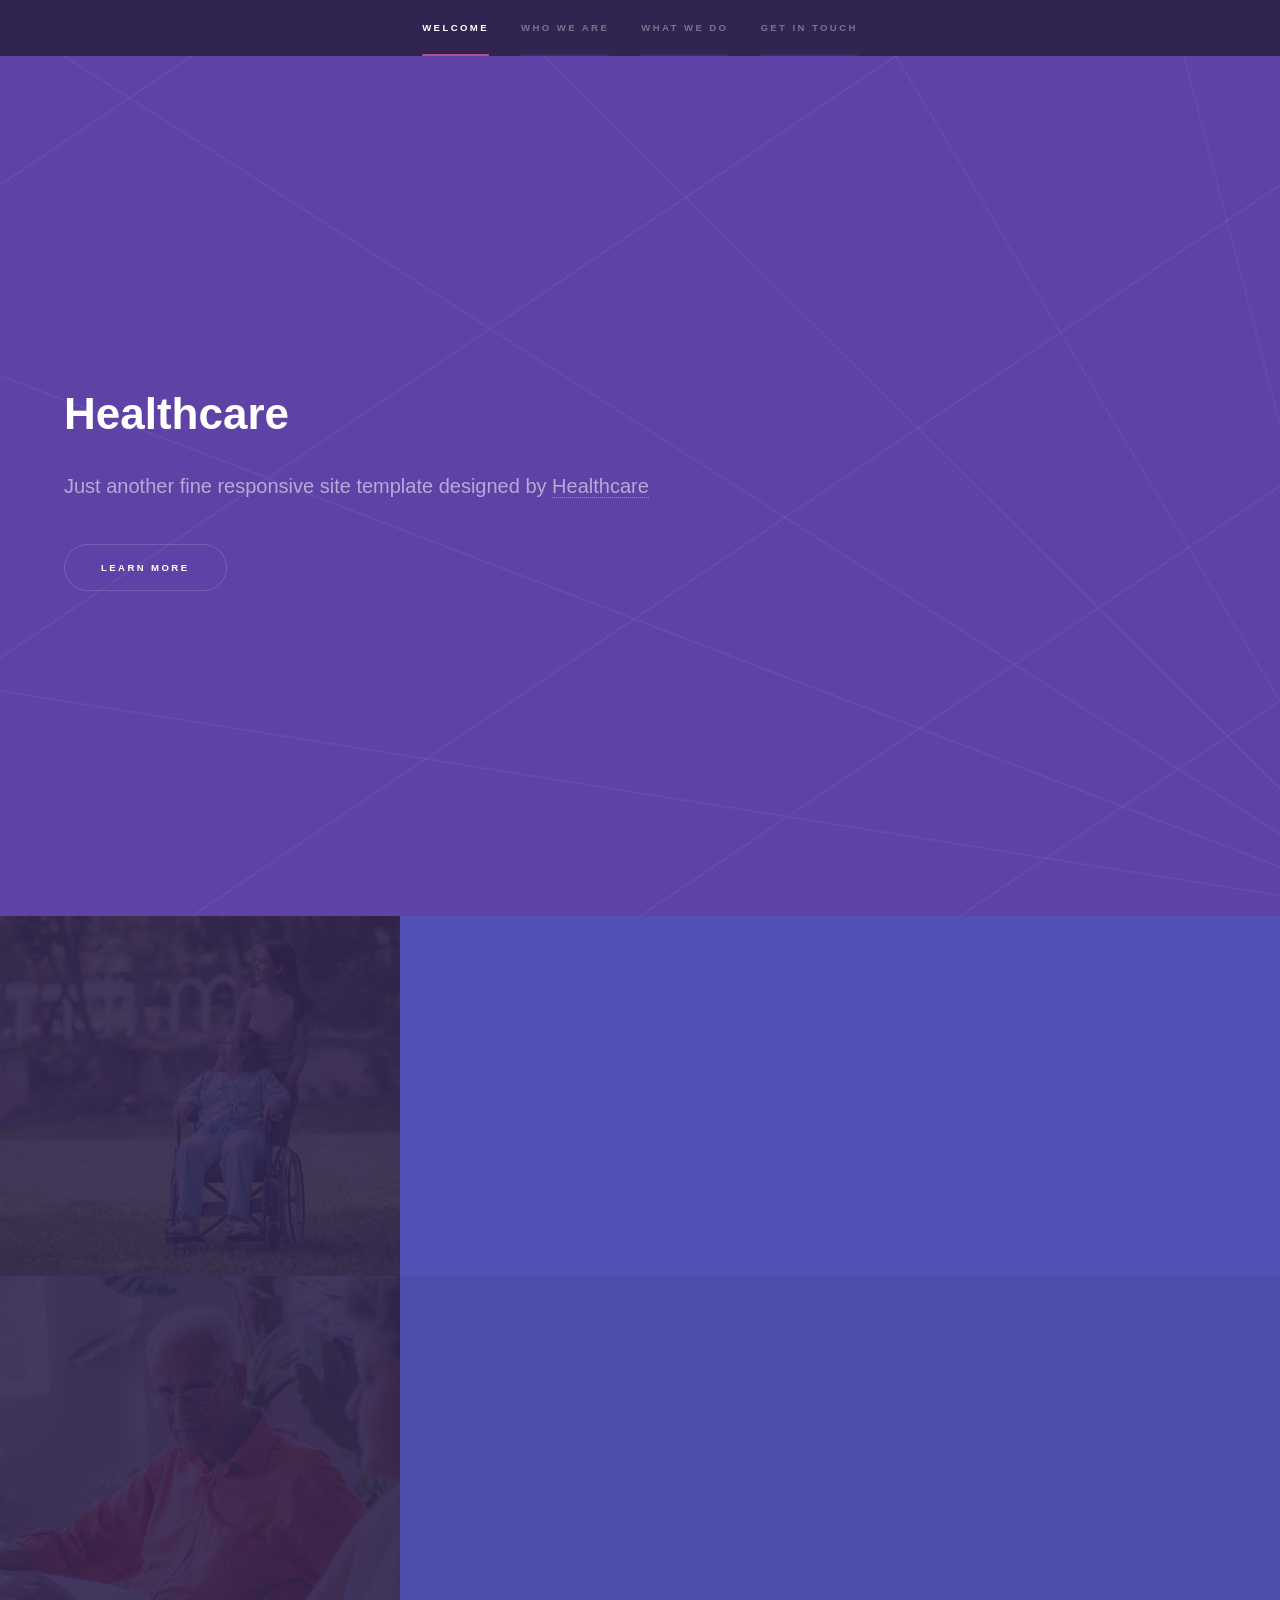
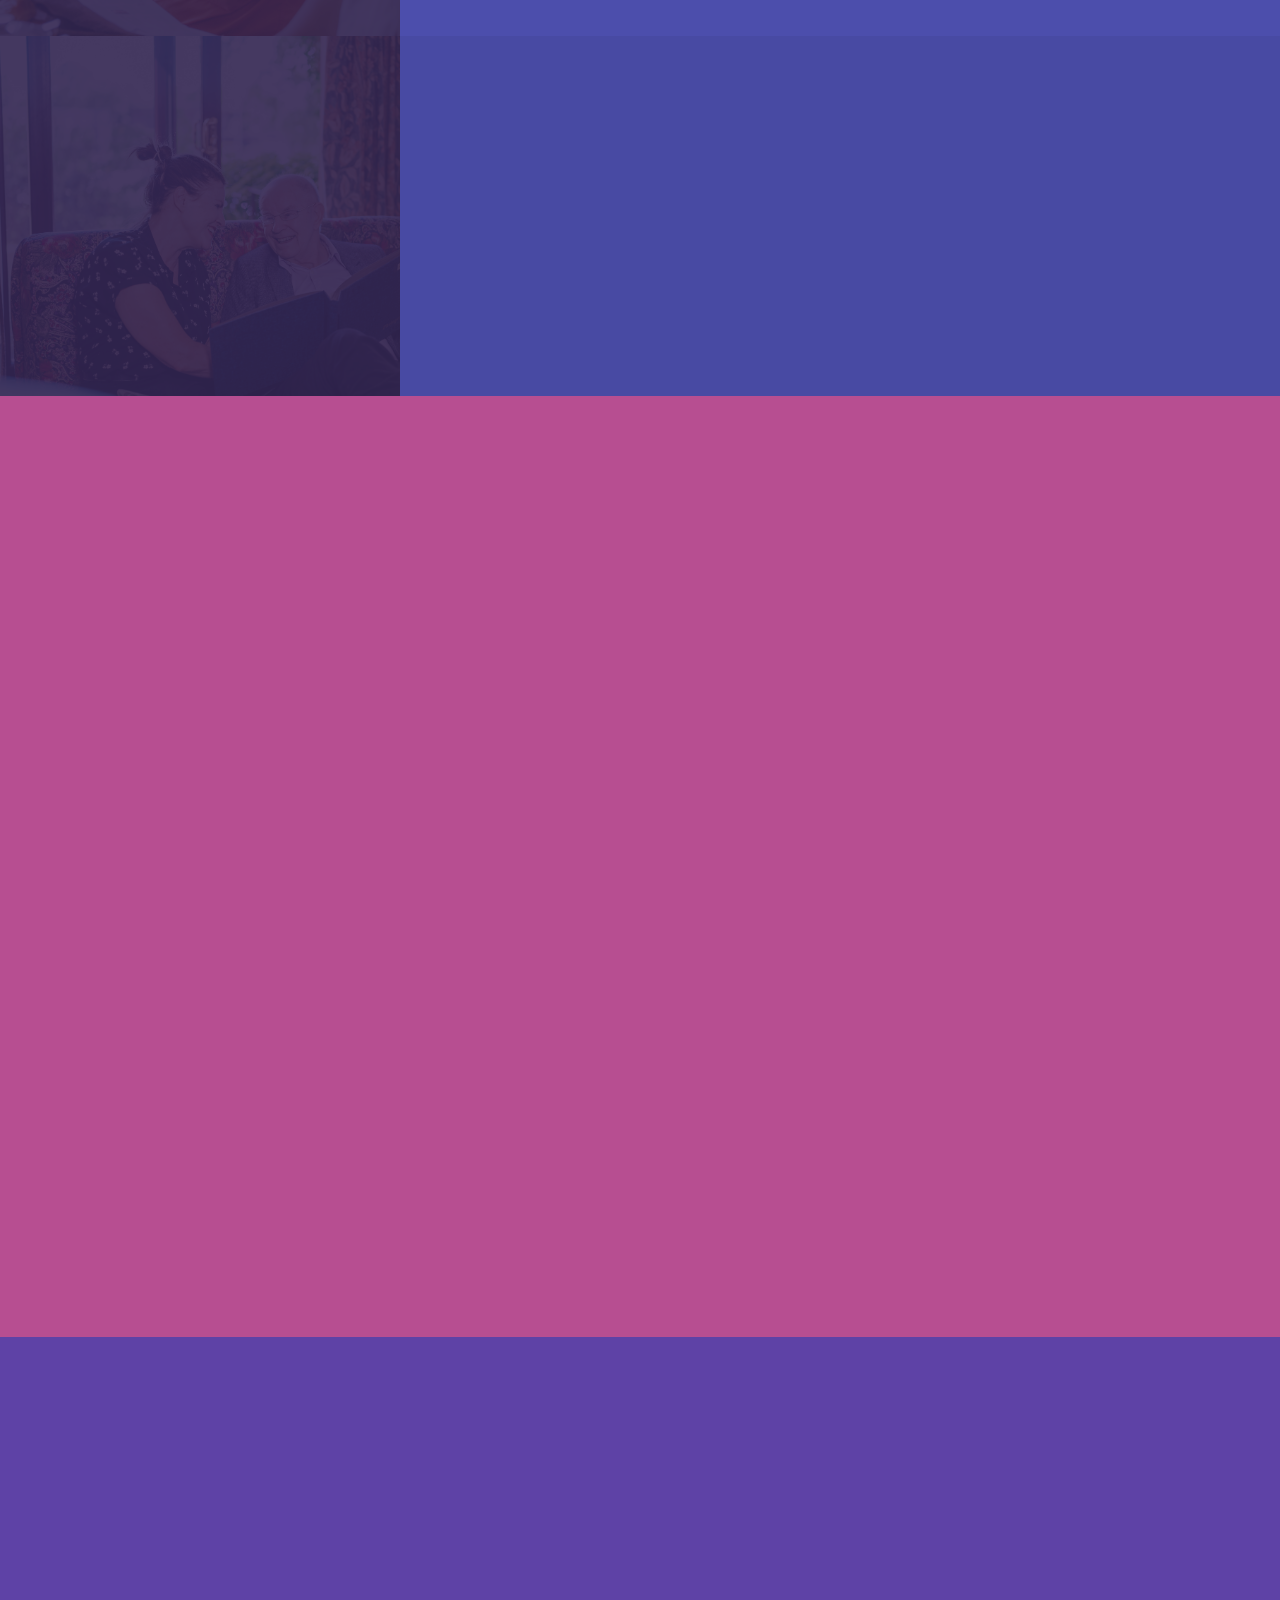
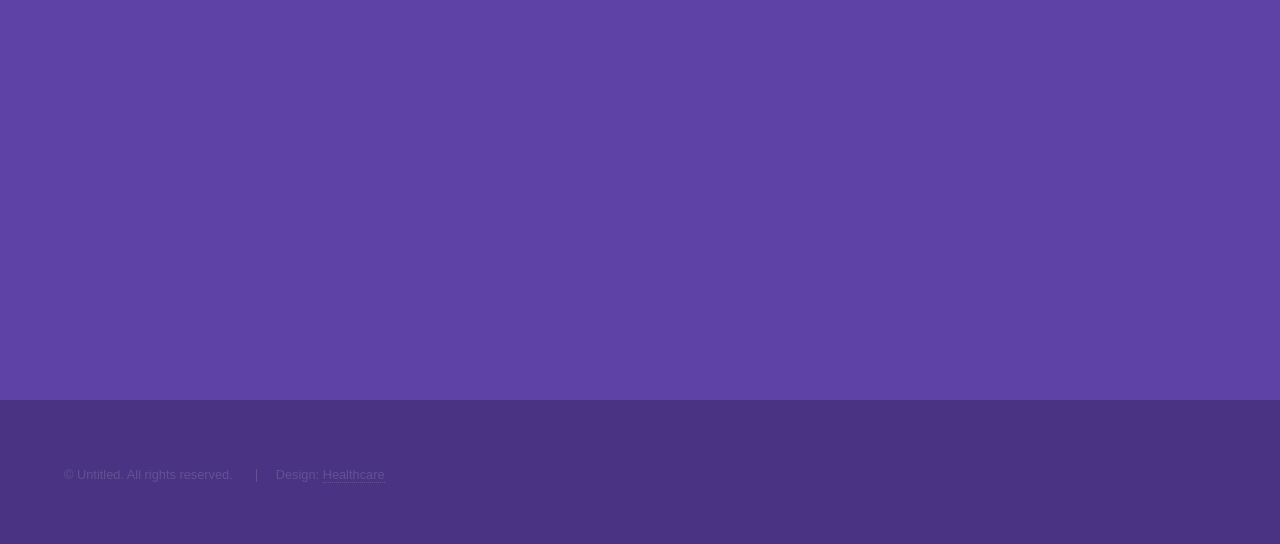
<file: index.html>
<!doctype html>
<html>
  <head>
    <title>Healthcare by Healthcare</title>
    <meta charset="utf-8" />
    <meta
      name="viewport"
      content="width=device-width, initial-scale=1, user-scalable=no"
    />
    <link rel="stylesheet" href="assets/css/main.css" />
    <noscript
      ><link rel="stylesheet" href="assets/css/noscript.css"
    /></noscript>
  </head>
  <body class="is-preload">
    <!-- Sidebar -->
    <section id="sidebar">
      <div class="inner">
        <nav>
          <ul>
            <li><a href="#intro">Welcome</a></li>
            <li><a href="#one">Who we are</a></li>
            <li><a href="#two">What we do</a></li>
            <li><a href="#three">Get in touch</a></li>
          </ul>
        </nav>
      </div>
    </section>

    <!-- Wrapper -->
    <div id="wrapper">
      <!-- Intro -->
      <section id="intro" class="wrapper style1 fullscreen fade-up">
        <div class="inner">
          <h1>Healthcare</h1>
          <p>
            Just another fine responsive site template designed by
            <a href="http://html5up.net">Healthcare</a>          </p>
          <ul class="actions">
            <li><a href="#one" class="button scrolly">Learn more</a></li>
          </ul>
        </div>
      </section>

      <!-- One -->
      <section id="one" class="wrapper style2 spotlights">
        <section>
          <a href="about.html" class="image"
            ><img src="images/pic01.jpg" alt="" data-position="center center"
          /></a>
          <div class="content">
            <div class="inner">
              <h2>Sed ipsum dolor</h2>
              <p>
                Phasellus convallis elit id ullamcorper pulvinar. Duis aliquam
                turpis mauris, eu ultricies erat malesuada quis. Aliquam
                dapibus.
              </p>
              <ul class="actions">
                <li><a href="about.html" class="button">Learn more</a></li>
              </ul>
            </div>
          </div>
        </section>
        <section>
          <a href="about.html" class="image"
            ><img src="images/pic02.jpg" alt="" data-position="top center"
          /></a>
          <div class="content">
            <div class="inner">
              <h2>Feugiat consequat</h2>
              <p>
                Phasellus convallis elit id ullamcorper pulvinar. Duis aliquam
                turpis mauris, eu ultricies erat malesuada quis. Aliquam
                dapibus.
              </p>
              <ul class="actions">
                <li><a href="about.html" class="button">Learn more</a></li>
              </ul>
            </div>
          </div>
        </section>
        <section>
          <a href="about.html" class="image"
            ><img src="images/pic03.jpg" alt="" data-position="25% 25%"
          /></a>
          <div class="content">
            <div class="inner">
              <h2>Ultricies aliquam</h2>
              <p>
                Phasellus convallis elit id ullamcorper pulvinar. Duis aliquam
                turpis mauris, eu ultricies erat malesuada quis. Aliquam
                dapibus.
              </p>
              <ul class="actions">
                <li><a href="about.html" class="button">Learn more</a></li>
              </ul>
            </div>
          </div>
        </section>
      </section>

      <!-- Two -->
      <section id="two" class="wrapper style3 fade-up">
        <div class="inner">
          <h2>What we do</h2>
          <p>
            Phasellus convallis elit id ullamcorper pulvinar. Duis aliquam
            turpis mauris, eu ultricies erat malesuada quis. Aliquam dapibus,
            lacus eget hendrerit bibendum, urna est aliquam sem, sit amet
            imperdiet est velit quis lorem.
          </p>
          <div class="features">
            <section>
              <span class="icon solid major fa-code"></span>
              <h3>Lorem ipsum amet</h3>
              <p>
                Phasellus convallis elit id ullam corper amet et pulvinar. Duis
                aliquam turpis mauris, sed ultricies erat dapibus.
              </p>
            </section>
            <section>
              <span class="icon solid major fa-lock"></span>
              <h3>Aliquam sed nullam</h3>
              <p>
                Phasellus convallis elit id ullam corper amet et pulvinar. Duis
                aliquam turpis mauris, sed ultricies erat dapibus.
              </p>
            </section>
            <section>
              <span class="icon solid major fa-cog"></span>
              <h3>Sed erat ullam corper</h3>
              <p>
                Phasellus convallis elit id ullam corper amet et pulvinar. Duis
                aliquam turpis mauris, sed ultricies erat dapibus.
              </p>
            </section>
            <section>
              <span class="icon solid major fa-desktop"></span>
              <h3>Veroeros quis lorem</h3>
              <p>
                Phasellus convallis elit id ullam corper amet et pulvinar. Duis
                aliquam turpis mauris, sed ultricies erat dapibus.
              </p>
            </section>
            <section>
              <span class="icon solid major fa-link"></span>
              <h3>Urna quis bibendum</h3>
              <p>
                Phasellus convallis elit id ullam corper amet et pulvinar. Duis
                aliquam turpis mauris, sed ultricies erat dapibus.
              </p>
            </section>
            <section>
              <span class="icon major fa-gem"></span>
              <h3>Aliquam urna dapibus</h3>
              <p>
                Phasellus convallis elit id ullam corper amet et pulvinar. Duis
                aliquam turpis mauris, sed ultricies erat dapibus.
              </p>
            </section>
          </div>
          <ul class="actions">
            <li><a href="about.html" class="button">Learn more</a></li>
          </ul>
        </div>
      </section>

      <!-- Three -->
      <section id="three" class="wrapper style1 fade-up">
        <div class="inner">
          <h2>Get in touch</h2>
          <p>
            Phasellus convallis elit id ullamcorper pulvinar. Duis aliquam
            turpis mauris, eu ultricies erat malesuada quis. Aliquam dapibus,
            lacus eget hendrerit bibendum, urna est aliquam sem, sit amet
            imperdiet est velit quis lorem.
          </p>
          <div class="split style1">
            <section>
              <form method="post" action="#">
                <div class="fields">
                  <div class="field half">
                    <label for="name">Name</label>
                    <input type="text" name="name" id="name" />
                  </div>
                  <div class="field half">
                    <label for="email">Email</label>
                    <input type="text" name="email" id="email" />
                  </div>
                  <div class="field">
                    <label for="message">Message</label>
                    <textarea name="message" id="message" rows="5"></textarea>
                  </div>
                </div>
                <ul class="actions">
                  <li><a href="" class="button submit">Send Message</a></li>
                </ul>
              </form>
            </section>
            <section>
              <ul class="contact">
                <li>
                  <h3>Address</h3>
                  <span
                    >12345 Somewhere Road #654<br />
                    London, TN 00000-0000<br />
                    United Kingdom</span
                  >
                </li>
                <li>
                  <h3>Email</h3>
                  <a href="#">user@untitled.tld</a>
                </li>
                <li>
                  <h3>Phone</h3>
                  <span>(000) 000-0000</span>
                </li>
                <li>
                  <h3>Social</h3>
                  <ul class="icons">
                    <li>
                      <a href="#" class="icon brands fa-twitter"
                        ><span class="label">Twitter</span></a
                      >
                    </li>
                    <li>
                      <a href="#" class="icon brands fa-facebook-f"
                        ><span class="label">Facebook</span></a
                      >
                    </li>
                    <li>
                      <a href="#" class="icon brands fa-github"
                        ><span class="label">GitHub</span></a
                      >
                    </li>
                    <li>
                      <a href="#" class="icon brands fa-instagram"
                        ><span class="label">Instagram</span></a
                      >
                    </li>
                    <li>
                      <a href="#" class="icon brands fa-linkedin-in"
                        ><span class="label">LinkedIn</span></a
                      >
                    </li>
                  </ul>
                </li>
              </ul>
            </section>
          </div>
        </div>
      </section>
    </div>

    <!-- Footer -->
    <footer id="footer" class="wrapper style1-alt">
      <div class="inner">
        <ul class="menu">
          <li>&copy; Untitled. All rights reserved.</li>
          <li>Design: <a href="#">Healthcare</a></li>
        </ul>
      </div>
    </footer>

    <!-- Scripts -->
    <script src="assets/js/jquery.min.js"></script>
    <script src="assets/js/jquery.scrollex.min.js"></script>
    <script src="assets/js/jquery.scrolly.min.js"></script>
    <script src="assets/js/browser.min.js"></script>
    <script src="assets/js/breakpoints.min.js"></script>
    <script src="assets/js/util.js"></script>
    <script src="assets/js/main.js"></script>
  </body>
</html>
</file>
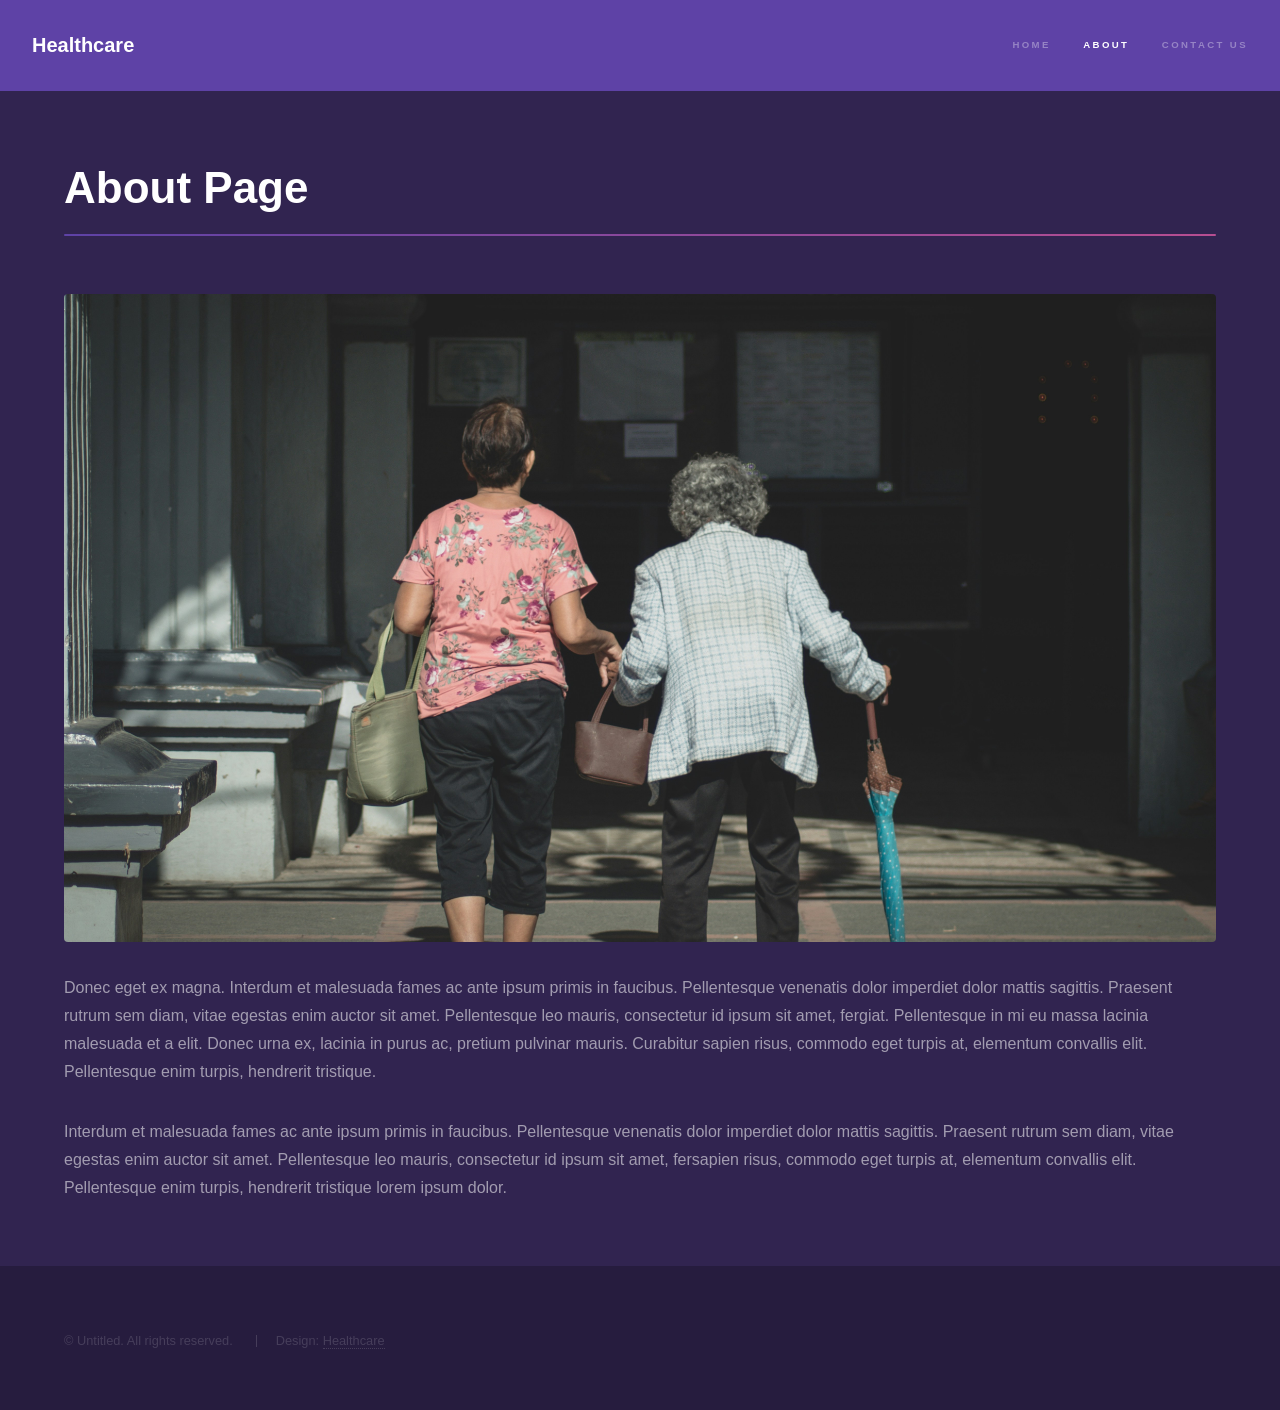
<file: about.html>
<!doctype html>

<html>
  <head>
    <title>about - Healthcare by Healthcare</title>
    <meta charset="utf-8" />
    <meta
      name="viewport"
      content="width=device-width, initial-scale=1, user-scalable=no"
    />
    <link rel="stylesheet" href="assets/css/main.css" />
    <noscript
      ><link rel="stylesheet" href="assets/css/noscript.css"
    /></noscript>
  </head>
  <body class="is-preload">
    <!-- Header -->
    <header id="header">
      <a href="index.html" class="title">Healthcare</a>
      <nav>
        <ul>
          <li><a href="index.html">Home</a></li>
          <li><a href="about.html" class="active">about</a></li>
          <li><a href="contact.html">Contact us</a></li>
        </ul>
      </nav>
    </header>

    <!-- Wrapper -->
    <div id="wrapper">
      <!-- Main -->
      <section id="main" class="wrapper">
        <div class="inner">
          <h1 class="major">About Page</h1>
          <span class="image fit"><img src="images/pic04.jpg" alt="" /></span>
          <p>
            Donec eget ex magna. Interdum et malesuada fames ac ante ipsum
            primis in faucibus. Pellentesque venenatis dolor imperdiet dolor
            mattis sagittis. Praesent rutrum sem diam, vitae egestas enim auctor
            sit amet. Pellentesque leo mauris, consectetur id ipsum sit amet,
            fergiat. Pellentesque in mi eu massa lacinia malesuada et a elit.
            Donec urna ex, lacinia in purus ac, pretium pulvinar mauris.
            Curabitur sapien risus, commodo eget turpis at, elementum convallis
            elit. Pellentesque enim turpis, hendrerit tristique.
          </p>
          <p>
            Interdum et malesuada fames ac ante ipsum primis in faucibus.
            Pellentesque venenatis dolor imperdiet dolor mattis sagittis.
            Praesent rutrum sem diam, vitae egestas enim auctor sit amet.
            Pellentesque leo mauris, consectetur id ipsum sit amet, fersapien
            risus, commodo eget turpis at, elementum convallis elit.
            Pellentesque enim turpis, hendrerit tristique lorem ipsum dolor.
          </p>
        </div>
      </section>
    </div>

    <!-- Footer -->
    <footer id="footer" class="wrapper alt">
      <div class="inner">
        <ul class="menu">
          <li>&copy; Untitled. All rights reserved.</li>
          <li>Design: <a href="#">Healthcare</a></li>
        </ul>
      </div>
    </footer>

    <!-- Scripts -->
    <script src="assets/js/jquery.min.js"></script>
    <script src="assets/js/jquery.scrollex.min.js"></script>
    <script src="assets/js/jquery.scrolly.min.js"></script>
    <script src="assets/js/browser.min.js"></script>
    <script src="assets/js/breakpoints.min.js"></script>
    <script src="assets/js/util.js"></script>
    <script src="assets/js/main.js"></script>
  </body>
</html>
</file>
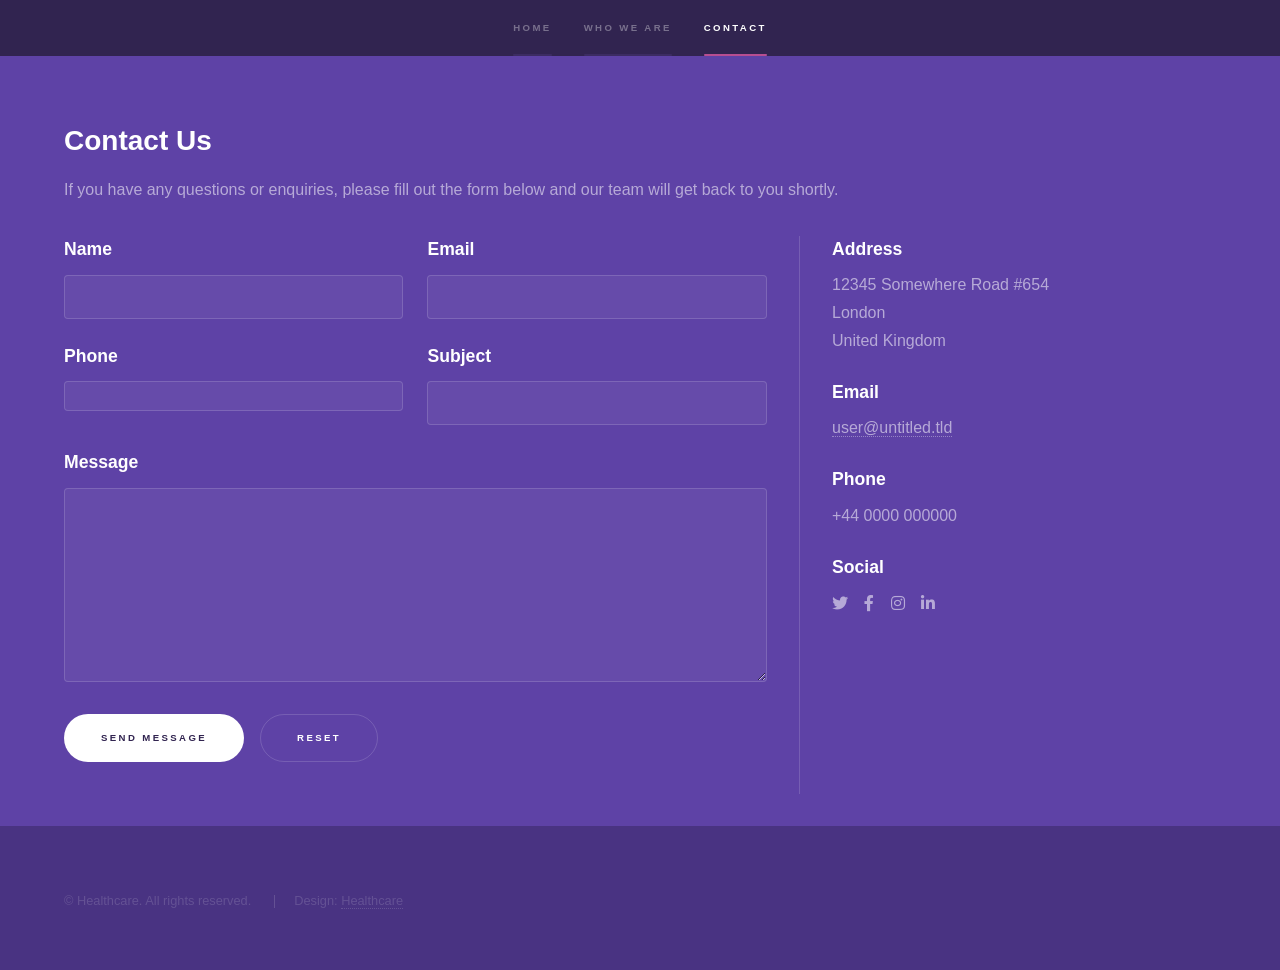
<file: contact.html>
<!doctype html>

<html>
<head>
  <title>Contact Us - Healthcare</title>
  <meta charset="utf-8" />
  <meta name="viewport" content="width=device-width, initial-scale=1, user-scalable=no" />

  <link rel="stylesheet" href="assets/css/main.css" />
  <noscript><link rel="stylesheet" href="assets/css/noscript.css" /></noscript>
</head>

<body class="is-preload">

<!-- Sidebar -->

<section id="sidebar">
  <div class="inner">
    <nav>
      <ul>
        <li><a href="index.html">Home</a></li>
        <li><a href="about.html">Who we are</a></li>
        <li><a href="contact.html" class="active">Contact</a></li>
      </ul>
    </nav>
  </div>
</section>

<!-- Wrapper -->

<div id="wrapper">

<!-- Contact Section -->

<section class="wrapper style1 fade-up">
  <div class="inner">


<h2>Contact Us</h2>

<p>
  If you have any questions or enquiries, please fill out the form below
  and our team will get back to you shortly.
</p>

<div class="split style1">

  <!-- Contact Form -->
  <section>
    <form method="POST" action="send-message.php">

      <div class="fields">

        <div class="field half">
          <label for="name">Name</label>
          <input type="text" name="name" id="name" required />
        </div>

        <div class="field half">
          <label for="email">Email</label>
          <input type="email" name="email" id="email" required />
        </div>

        <div class="field half">
          <label for="phone">Phone</label>
          <input type="tel" name="phone" id="phone" />
        </div>

        <div class="field half">
          <label for="subject">Subject</label>
          <input type="text" name="subject" id="subject" required />
        </div>

        <div class="field">
          <label for="message">Message</label>
          <textarea name="message" id="message" rows="6" required></textarea>
        </div>

      </div>

      <ul class="actions">
        <li>
          <button type="submit" class="button primary">
            Send Message
          </button>
        </li>
        <li>
          <button type="reset" class="button">
            Reset
          </button>
        </li>
      </ul>

    </form>
  </section>

  <!-- Contact Details -->
  <section>
    <ul class="contact">

      <li>
        <h3>Address</h3>
        <span>
          12345 Somewhere Road #654<br />
          London<br />
          United Kingdom
        </span>
      </li>

      <li>
        <h3>Email</h3>
                  <a href="#">user@untitled.tld</a>
      </li>

      <li>
        <h3>Phone</h3>
        <span>+44 0000 000000</span>
      </li>

      <li>
        <h3>Social</h3>
        <ul class="icons">
          <li><a href="#" class="icon brands fa-twitter"></a></li>
          <li><a href="#" class="icon brands fa-facebook-f"></a></li>
          <li><a href="#" class="icon brands fa-instagram"></a></li>
          <li><a href="#" class="icon brands fa-linkedin-in"></a></li>
        </ul>
      </li>

    </ul>
  </section>

</div>


  </div>
</section>

</div>

<!-- Footer -->

<footer id="footer" class="wrapper style1-alt">
  <div class="inner">
    <ul class="menu">
      <li>&copy; Healthcare. All rights reserved.</li>
      <li>Design: <a href="#">Healthcare</a></li>
    </ul>
  </div>
</footer>

<!-- Scripts -->

<script src="assets/js/jquery.min.js"></script>

<script src="assets/js/jquery.scrollex.min.js"></script>

<script src="assets/js/jquery.scrolly.min.js"></script>

<script src="assets/js/browser.min.js"></script>

<script src="assets/js/breakpoints.min.js"></script>

<script src="assets/js/util.js"></script>

<script src="assets/js/main.js"></script>

</body>
</html>
</file>
<file: assets/css/noscript.css>
/*
	Healthcare by Healthcare
	html5up.net | @ajlkn
	Free for personal and commercial use under the CCA 3.0 license (html5up.net/license)
*/

/* Spotlights */

.spotlights > section > .image:before {
  opacity: 0 !important;
}

.spotlights > section > .content > .inner {
  -moz-transform: none !important;
  -webkit-transform: none !important;
  -ms-transform: none !important;
  transform: none !important;
  opacity: 1 !important;
}

/* Wrapper */

.wrapper > .inner {
  opacity: 1 !important;
  -moz-transform: none !important;
  -webkit-transform: none !important;
  -ms-transform: none !important;
  transform: none !important;
}

/* Sidebar */

#sidebar > .inner {
  opacity: 1 !important;
}

#sidebar nav > ul > li {
  -moz-transform: none !important;
  -webkit-transform: none !important;
  -ms-transform: none !important;
  transform: none !important;
  opacity: 1 !important;
}
</file>
<file: assets/css/main.css>
@import url(fontawesome-all.min.css);

/*
	Healthcare by Healthcare
	html5up.net | @ajlkn
	Free for personal and commercial use under the CCA 3.0 license (html5up.net/license)
*/

html,
body,
div,
span,
applet,
object,
iframe,
h1,
h2,
h3,
h4,
h5,
h6,
p,
blockquote,
pre,
a,
abbr,
acronym,
address,
big,
cite,
code,
del,
dfn,
em,
img,
ins,
kbd,
q,
s,
samp,
small,
strike,
strong,
sub,
sup,
tt,
var,
b,
u,
i,
center,
dl,
dt,
dd,
ol,
ul,
li,
fieldset,
form,
label,
legend,
table,
caption,
tbody,
tfoot,
thead,
tr,
th,
td,
article,
aside,
canvas,
details,
embed,
figure,
figcaption,
footer,
header,
hgroup,
menu,
nav,
output,
ruby,
section,
summary,
time,
mark,
audio,
video {
  margin: 0;
  padding: 0;
  border: 0;
  font-size: 100%;
  font: inherit;
  vertical-align: baseline;
}

article,
aside,
details,
figcaption,
figure,
footer,
header,
hgroup,
menu,
nav,
section {
  display: block;
}

body {
  line-height: 1;
}

ol,
ul {
  list-style: none;
}

blockquote,
q {
  quotes: none;
}

blockquote:before,
blockquote:after,
q:before,
q:after {
  content: '';
  content: none;
}

table {
  border-collapse: collapse;
  border-spacing: 0;
}

body {
  -webkit-text-size-adjust: none;
}

mark {
  background-color: transparent;
  color: inherit;
}

input::-moz-focus-inner {
  border: 0;
  padding: 0;
}

input,
select,
textarea {
  -moz-appearance: none;
  -webkit-appearance: none;
  -ms-appearance: none;
  appearance: none;
}

/* Basic */

@-ms-viewport {
  width: device-width;
}

body {
  -ms-overflow-style: scrollbar;
}

@media screen and (max-width: 480px) {
  html,
  body {
    min-width: 320px;
  }
}

html {
  box-sizing: border-box;
}

*,
*:before,
*:after {
  box-sizing: inherit;
}

body {
  background: #312450;
}

body.is-preload *,
body.is-preload *:before,
body.is-preload *:after {
  -moz-animation: none !important;
  -webkit-animation: none !important;
  -ms-animation: none !important;
  animation: none !important;
  -moz-transition: none !important;
  -webkit-transition: none !important;
  -ms-transition: none !important;
  transition: none !important;
}

/* Type */

body,
input,
select,
textarea {
  color: rgba(255, 255, 255, 0.55);
  font-family: Arial, Helvetica, sans-serif;
  font-size: 16.5pt;
  font-weight: normal;
  line-height: 1.75;
}

@media screen and (max-width: 1680px) {
  body,
  input,
  select,
  textarea {
    font-size: 13pt;
  }
}

@media screen and (max-width: 1280px) {
  body,
  input,
  select,
  textarea {
    font-size: 12pt;
  }
}

@media screen and (max-width: 360px) {
  body,
  input,
  select,
  textarea {
    font-size: 11pt;
  }
}

a {
  -moz-transition:
    color 0.2s ease,
    border-bottom-color 0.2s ease;
  -webkit-transition:
    color 0.2s ease,
    border-bottom-color 0.2s ease;
  -ms-transition:
    color 0.2s ease,
    border-bottom-color 0.2s ease;
  transition:
    color 0.2s ease,
    border-bottom-color 0.2s ease;
  border-bottom: dotted 1px rgba(255, 255, 255, 0.35);
  color: inherit;
  text-decoration: none;
}

a:hover {
  border-bottom-color: transparent;
  color: #ffffff;
}

strong,
b {
  color: #ffffff;
  font-weight: bold;
}

em,
i {
  font-style: italic;
}

p {
  margin: 0 0 2em 0;
}

h1,
h2,
h3,
h4,
h5,
h6 {
  color: #ffffff;
  font-weight: bold;
  line-height: 1.5;
  margin: 0 0 0.5em 0;
}

h1 a,
h2 a,
h3 a,
h4 a,
h5 a,
h6 a {
  color: inherit;
  text-decoration: none;
}

h1 {
  font-size: 2.75em;
}

h1.major {
  margin: 0 0 1.3em 0;
  position: relative;
  padding-bottom: 0.35em;
}

h1.major:after {
  background-image: -moz-linear-gradient(to right, #5e42a6, #b74e91);
  background-image: -webkit-linear-gradient(to right, #5e42a6, #b74e91);
  background-image: -ms-linear-gradient(to right, #5e42a6, #b74e91);
  background-image: linear-gradient(to right, #5e42a6, #b74e91);
  -moz-transition: max-width 0.2s ease;
  -webkit-transition: max-width 0.2s ease;
  -ms-transition: max-width 0.2s ease;
  transition: max-width 0.2s ease;
  border-radius: 0.2em;
  bottom: 0;
  content: '';
  height: 0.05em;
  position: absolute;
  right: 0;
  width: 100%;
}

h2 {
  font-size: 1.75em;
}

h3 {
  font-size: 1.1em;
}

h4 {
  font-size: 1em;
}

h5 {
  font-size: 0.8em;
}

h6 {
  font-size: 0.6em;
}

@media screen and (max-width: 736px) {
  h1 {
    font-size: 2em;
  }

  h2 {
    font-size: 1.25em;
  }

  h3 {
    font-size: 1em;
  }

  h4 {
    font-size: 0.8em;
  }

  h5 {
    font-size: 0.6em;
  }

  h6 {
    font-size: 0.6em;
  }
}

sub {
  font-size: 0.8em;
  position: relative;
  top: 0.5em;
}

sup {
  font-size: 0.8em;
  position: relative;
  top: -0.5em;
}

blockquote {
  border-left: solid 4px rgba(255, 255, 255, 0.15);
  font-style: italic;
  margin: 0 0 2em 0;
  padding: 0.5em 0 0.5em 2em;
}

code {
  background: rgba(255, 255, 255, 0.05);
  border-radius: 0.25em;
  border: solid 1px rgba(255, 255, 255, 0.15);
  font-family: 'Courier New', monospace;
  font-size: 0.9em;
  margin: 0 0.25em;
  padding: 0.25em 0.65em;
}

pre {
  -webkit-overflow-scrolling: touch;
  font-family: 'Courier New', monospace;
  font-size: 0.9em;
  margin: 0 0 2em 0;
}

pre code {
  display: block;
  line-height: 1.75em;
  padding: 1em 1.5em;
  overflow-x: auto;
}

hr {
  border: 0;
  border-bottom: solid 1px rgba(255, 255, 255, 0.15);
  margin: 2em 0;
}

hr.major {
  margin: 3em 0;
}

.align-left {
  text-align: left;
}

.align-center {
  text-align: center;
}

.align-right {
  text-align: right;
}

/* Row */

.row {
  display: flex;
  flex-wrap: wrap;
  box-sizing: border-box;
  align-items: stretch;
}

.row > * {
  box-sizing: border-box;
}

.row.gtr-uniform > * > :last-child {
  margin-bottom: 0;
}

.row.aln-left {
  justify-content: flex-start;
}

.row.aln-center {
  justify-content: center;
}

.row.aln-right {
  justify-content: flex-end;
}

.row.aln-top {
  align-items: flex-start;
}

.row.aln-middle {
  align-items: center;
}

.row.aln-bottom {
  align-items: flex-end;
}

.row > .imp {
  order: -1;
}

.row > .col-1 {
  width: 8.33333%;
}

.row > .off-1 {
  margin-left: 8.33333%;
}

.row > .col-2 {
  width: 16.66667%;
}

.row > .off-2 {
  margin-left: 16.66667%;
}

.row > .col-3 {
  width: 25%;
}

.row > .off-3 {
  margin-left: 25%;
}

.row > .col-4 {
  width: 33.33333%;
}

.row > .off-4 {
  margin-left: 33.33333%;
}

.row > .col-5 {
  width: 41.66667%;
}

.row > .off-5 {
  margin-left: 41.66667%;
}

.row > .col-6 {
  width: 50%;
}

.row > .off-6 {
  margin-left: 50%;
}

.row > .col-7 {
  width: 58.33333%;
}

.row > .off-7 {
  margin-left: 58.33333%;
}

.row > .col-8 {
  width: 66.66667%;
}

.row > .off-8 {
  margin-left: 66.66667%;
}

.row > .col-9 {
  width: 75%;
}

.row > .off-9 {
  margin-left: 75%;
}

.row > .col-10 {
  width: 83.33333%;
}

.row > .off-10 {
  margin-left: 83.33333%;
}

.row > .col-11 {
  width: 91.66667%;
}

.row > .off-11 {
  margin-left: 91.66667%;
}

.row > .col-12 {
  width: 100%;
}

.row > .off-12 {
  margin-left: 100%;
}

.row.gtr-0 {
  margin-top: 0;
  margin-left: 0em;
}

.row.gtr-0 > * {
  padding: 0 0 0 0em;
}

.row.gtr-0.gtr-uniform {
  margin-top: 0em;
}

.row.gtr-0.gtr-uniform > * {
  padding-top: 0em;
}

.row.gtr-25 {
  margin-top: 0;
  margin-left: -0.375em;
}

.row.gtr-25 > * {
  padding: 0 0 0 0.375em;
}

.row.gtr-25.gtr-uniform {
  margin-top: -0.375em;
}

.row.gtr-25.gtr-uniform > * {
  padding-top: 0.375em;
}

.row.gtr-50 {
  margin-top: 0;
  margin-left: -0.75em;
}

.row.gtr-50 > * {
  padding: 0 0 0 0.75em;
}

.row.gtr-50.gtr-uniform {
  margin-top: -0.75em;
}

.row.gtr-50.gtr-uniform > * {
  padding-top: 0.75em;
}

.row {
  margin-top: 0;
  margin-left: -1.5em;
}

.row > * {
  padding: 0 0 0 1.5em;
}

.row.gtr-uniform {
  margin-top: -1.5em;
}

.row.gtr-uniform > * {
  padding-top: 1.5em;
}

.row.gtr-150 {
  margin-top: 0;
  margin-left: -2.25em;
}

.row.gtr-150 > * {
  padding: 0 0 0 2.25em;
}

.row.gtr-150.gtr-uniform {
  margin-top: -2.25em;
}

.row.gtr-150.gtr-uniform > * {
  padding-top: 2.25em;
}

.row.gtr-200 {
  margin-top: 0;
  margin-left: -3em;
}

.row.gtr-200 > * {
  padding: 0 0 0 3em;
}

.row.gtr-200.gtr-uniform {
  margin-top: -3em;
}

.row.gtr-200.gtr-uniform > * {
  padding-top: 3em;
}

@media screen and (max-width: 1680px) {
  .row {
    display: flex;
    flex-wrap: wrap;
    box-sizing: border-box;
    align-items: stretch;
  }

  .row > * {
    box-sizing: border-box;
  }

  .row.gtr-uniform > * > :last-child {
    margin-bottom: 0;
  }

  .row.aln-left {
    justify-content: flex-start;
  }

  .row.aln-center {
    justify-content: center;
  }

  .row.aln-right {
    justify-content: flex-end;
  }

  .row.aln-top {
    align-items: flex-start;
  }

  .row.aln-middle {
    align-items: center;
  }

  .row.aln-bottom {
    align-items: flex-end;
  }

  .row > .imp-xlarge {
    order: -1;
  }

  .row > .col-1-xlarge {
    width: 8.33333%;
  }

  .row > .off-1-xlarge {
    margin-left: 8.33333%;
  }

  .row > .col-2-xlarge {
    width: 16.66667%;
  }

  .row > .off-2-xlarge {
    margin-left: 16.66667%;
  }

  .row > .col-3-xlarge {
    width: 25%;
  }

  .row > .off-3-xlarge {
    margin-left: 25%;
  }

  .row > .col-4-xlarge {
    width: 33.33333%;
  }

  .row > .off-4-xlarge {
    margin-left: 33.33333%;
  }

  .row > .col-5-xlarge {
    width: 41.66667%;
  }

  .row > .off-5-xlarge {
    margin-left: 41.66667%;
  }

  .row > .col-6-xlarge {
    width: 50%;
  }

  .row > .off-6-xlarge {
    margin-left: 50%;
  }

  .row > .col-7-xlarge {
    width: 58.33333%;
  }

  .row > .off-7-xlarge {
    margin-left: 58.33333%;
  }

  .row > .col-8-xlarge {
    width: 66.66667%;
  }

  .row > .off-8-xlarge {
    margin-left: 66.66667%;
  }

  .row > .col-9-xlarge {
    width: 75%;
  }

  .row > .off-9-xlarge {
    margin-left: 75%;
  }

  .row > .col-10-xlarge {
    width: 83.33333%;
  }

  .row > .off-10-xlarge {
    margin-left: 83.33333%;
  }

  .row > .col-11-xlarge {
    width: 91.66667%;
  }

  .row > .off-11-xlarge {
    margin-left: 91.66667%;
  }

  .row > .col-12-xlarge {
    width: 100%;
  }

  .row > .off-12-xlarge {
    margin-left: 100%;
  }

  .row.gtr-0 {
    margin-top: 0;
    margin-left: 0em;
  }

  .row.gtr-0 > * {
    padding: 0 0 0 0em;
  }

  .row.gtr-0.gtr-uniform {
    margin-top: 0em;
  }

  .row.gtr-0.gtr-uniform > * {
    padding-top: 0em;
  }

  .row.gtr-25 {
    margin-top: 0;
    margin-left: -0.375em;
  }

  .row.gtr-25 > * {
    padding: 0 0 0 0.375em;
  }

  .row.gtr-25.gtr-uniform {
    margin-top: -0.375em;
  }

  .row.gtr-25.gtr-uniform > * {
    padding-top: 0.375em;
  }

  .row.gtr-50 {
    margin-top: 0;
    margin-left: -0.75em;
  }

  .row.gtr-50 > * {
    padding: 0 0 0 0.75em;
  }

  .row.gtr-50.gtr-uniform {
    margin-top: -0.75em;
  }

  .row.gtr-50.gtr-uniform > * {
    padding-top: 0.75em;
  }

  .row {
    margin-top: 0;
    margin-left: -1.5em;
  }

  .row > * {
    padding: 0 0 0 1.5em;
  }

  .row.gtr-uniform {
    margin-top: -1.5em;
  }

  .row.gtr-uniform > * {
    padding-top: 1.5em;
  }

  .row.gtr-150 {
    margin-top: 0;
    margin-left: -2.25em;
  }

  .row.gtr-150 > * {
    padding: 0 0 0 2.25em;
  }

  .row.gtr-150.gtr-uniform {
    margin-top: -2.25em;
  }

  .row.gtr-150.gtr-uniform > * {
    padding-top: 2.25em;
  }

  .row.gtr-200 {
    margin-top: 0;
    margin-left: -3em;
  }

  .row.gtr-200 > * {
    padding: 0 0 0 3em;
  }

  .row.gtr-200.gtr-uniform {
    margin-top: -3em;
  }

  .row.gtr-200.gtr-uniform > * {
    padding-top: 3em;
  }
}

@media screen and (max-width: 1280px) {
  .row {
    display: flex;
    flex-wrap: wrap;
    box-sizing: border-box;
    align-items: stretch;
  }

  .row > * {
    box-sizing: border-box;
  }

  .row.gtr-uniform > * > :last-child {
    margin-bottom: 0;
  }

  .row.aln-left {
    justify-content: flex-start;
  }

  .row.aln-center {
    justify-content: center;
  }

  .row.aln-right {
    justify-content: flex-end;
  }

  .row.aln-top {
    align-items: flex-start;
  }

  .row.aln-middle {
    align-items: center;
  }

  .row.aln-bottom {
    align-items: flex-end;
  }

  .row > .imp-large {
    order: -1;
  }

  .row > .col-1-large {
    width: 8.33333%;
  }

  .row > .off-1-large {
    margin-left: 8.33333%;
  }

  .row > .col-2-large {
    width: 16.66667%;
  }

  .row > .off-2-large {
    margin-left: 16.66667%;
  }

  .row > .col-3-large {
    width: 25%;
  }

  .row > .off-3-large {
    margin-left: 25%;
  }

  .row > .col-4-large {
    width: 33.33333%;
  }

  .row > .off-4-large {
    margin-left: 33.33333%;
  }

  .row > .col-5-large {
    width: 41.66667%;
  }

  .row > .off-5-large {
    margin-left: 41.66667%;
  }

  .row > .col-6-large {
    width: 50%;
  }

  .row > .off-6-large {
    margin-left: 50%;
  }

  .row > .col-7-large {
    width: 58.33333%;
  }

  .row > .off-7-large {
    margin-left: 58.33333%;
  }

  .row > .col-8-large {
    width: 66.66667%;
  }

  .row > .off-8-large {
    margin-left: 66.66667%;
  }

  .row > .col-9-large {
    width: 75%;
  }

  .row > .off-9-large {
    margin-left: 75%;
  }

  .row > .col-10-large {
    width: 83.33333%;
  }

  .row > .off-10-large {
    margin-left: 83.33333%;
  }

  .row > .col-11-large {
    width: 91.66667%;
  }

  .row > .off-11-large {
    margin-left: 91.66667%;
  }

  .row > .col-12-large {
    width: 100%;
  }

  .row > .off-12-large {
    margin-left: 100%;
  }

  .row.gtr-0 {
    margin-top: 0;
    margin-left: 0em;
  }

  .row.gtr-0 > * {
    padding: 0 0 0 0em;
  }

  .row.gtr-0.gtr-uniform {
    margin-top: 0em;
  }

  .row.gtr-0.gtr-uniform > * {
    padding-top: 0em;
  }

  .row.gtr-25 {
    margin-top: 0;
    margin-left: -0.375em;
  }

  .row.gtr-25 > * {
    padding: 0 0 0 0.375em;
  }

  .row.gtr-25.gtr-uniform {
    margin-top: -0.375em;
  }

  .row.gtr-25.gtr-uniform > * {
    padding-top: 0.375em;
  }

  .row.gtr-50 {
    margin-top: 0;
    margin-left: -0.75em;
  }

  .row.gtr-50 > * {
    padding: 0 0 0 0.75em;
  }

  .row.gtr-50.gtr-uniform {
    margin-top: -0.75em;
  }

  .row.gtr-50.gtr-uniform > * {
    padding-top: 0.75em;
  }

  .row {
    margin-top: 0;
    margin-left: -1.5em;
  }

  .row > * {
    padding: 0 0 0 1.5em;
  }

  .row.gtr-uniform {
    margin-top: -1.5em;
  }

  .row.gtr-uniform > * {
    padding-top: 1.5em;
  }

  .row.gtr-150 {
    margin-top: 0;
    margin-left: -2.25em;
  }

  .row.gtr-150 > * {
    padding: 0 0 0 2.25em;
  }

  .row.gtr-150.gtr-uniform {
    margin-top: -2.25em;
  }

  .row.gtr-150.gtr-uniform > * {
    padding-top: 2.25em;
  }

  .row.gtr-200 {
    margin-top: 0;
    margin-left: -3em;
  }

  .row.gtr-200 > * {
    padding: 0 0 0 3em;
  }

  .row.gtr-200.gtr-uniform {
    margin-top: -3em;
  }

  .row.gtr-200.gtr-uniform > * {
    padding-top: 3em;
  }
}

@media screen and (max-width: 980px) {
  .row {
    display: flex;
    flex-wrap: wrap;
    box-sizing: border-box;
    align-items: stretch;
  }

  .row > * {
    box-sizing: border-box;
  }

  .row.gtr-uniform > * > :last-child {
    margin-bottom: 0;
  }

  .row.aln-left {
    justify-content: flex-start;
  }

  .row.aln-center {
    justify-content: center;
  }

  .row.aln-right {
    justify-content: flex-end;
  }

  .row.aln-top {
    align-items: flex-start;
  }

  .row.aln-middle {
    align-items: center;
  }

  .row.aln-bottom {
    align-items: flex-end;
  }

  .row > .imp-medium {
    order: -1;
  }

  .row > .col-1-medium {
    width: 8.33333%;
  }

  .row > .off-1-medium {
    margin-left: 8.33333%;
  }

  .row > .col-2-medium {
    width: 16.66667%;
  }

  .row > .off-2-medium {
    margin-left: 16.66667%;
  }

  .row > .col-3-medium {
    width: 25%;
  }

  .row > .off-3-medium {
    margin-left: 25%;
  }

  .row > .col-4-medium {
    width: 33.33333%;
  }

  .row > .off-4-medium {
    margin-left: 33.33333%;
  }

  .row > .col-5-medium {
    width: 41.66667%;
  }

  .row > .off-5-medium {
    margin-left: 41.66667%;
  }

  .row > .col-6-medium {
    width: 50%;
  }

  .row > .off-6-medium {
    margin-left: 50%;
  }

  .row > .col-7-medium {
    width: 58.33333%;
  }

  .row > .off-7-medium {
    margin-left: 58.33333%;
  }

  .row > .col-8-medium {
    width: 66.66667%;
  }

  .row > .off-8-medium {
    margin-left: 66.66667%;
  }

  .row > .col-9-medium {
    width: 75%;
  }

  .row > .off-9-medium {
    margin-left: 75%;
  }

  .row > .col-10-medium {
    width: 83.33333%;
  }

  .row > .off-10-medium {
    margin-left: 83.33333%;
  }

  .row > .col-11-medium {
    width: 91.66667%;
  }

  .row > .off-11-medium {
    margin-left: 91.66667%;
  }

  .row > .col-12-medium {
    width: 100%;
  }

  .row > .off-12-medium {
    margin-left: 100%;
  }

  .row.gtr-0 {
    margin-top: 0;
    margin-left: 0em;
  }

  .row.gtr-0 > * {
    padding: 0 0 0 0em;
  }

  .row.gtr-0.gtr-uniform {
    margin-top: 0em;
  }

  .row.gtr-0.gtr-uniform > * {
    padding-top: 0em;
  }

  .row.gtr-25 {
    margin-top: 0;
    margin-left: -0.375em;
  }

  .row.gtr-25 > * {
    padding: 0 0 0 0.375em;
  }

  .row.gtr-25.gtr-uniform {
    margin-top: -0.375em;
  }

  .row.gtr-25.gtr-uniform > * {
    padding-top: 0.375em;
  }

  .row.gtr-50 {
    margin-top: 0;
    margin-left: -0.75em;
  }

  .row.gtr-50 > * {
    padding: 0 0 0 0.75em;
  }

  .row.gtr-50.gtr-uniform {
    margin-top: -0.75em;
  }

  .row.gtr-50.gtr-uniform > * {
    padding-top: 0.75em;
  }

  .row {
    margin-top: 0;
    margin-left: -1.5em;
  }

  .row > * {
    padding: 0 0 0 1.5em;
  }

  .row.gtr-uniform {
    margin-top: -1.5em;
  }

  .row.gtr-uniform > * {
    padding-top: 1.5em;
  }

  .row.gtr-150 {
    margin-top: 0;
    margin-left: -2.25em;
  }

  .row.gtr-150 > * {
    padding: 0 0 0 2.25em;
  }

  .row.gtr-150.gtr-uniform {
    margin-top: -2.25em;
  }

  .row.gtr-150.gtr-uniform > * {
    padding-top: 2.25em;
  }

  .row.gtr-200 {
    margin-top: 0;
    margin-left: -3em;
  }

  .row.gtr-200 > * {
    padding: 0 0 0 3em;
  }

  .row.gtr-200.gtr-uniform {
    margin-top: -3em;
  }

  .row.gtr-200.gtr-uniform > * {
    padding-top: 3em;
  }
}

@media screen and (max-width: 736px) {
  .row {
    display: flex;
    flex-wrap: wrap;
    box-sizing: border-box;
    align-items: stretch;
  }

  .row > * {
    box-sizing: border-box;
  }

  .row.gtr-uniform > * > :last-child {
    margin-bottom: 0;
  }

  .row.aln-left {
    justify-content: flex-start;
  }

  .row.aln-center {
    justify-content: center;
  }

  .row.aln-right {
    justify-content: flex-end;
  }

  .row.aln-top {
    align-items: flex-start;
  }

  .row.aln-middle {
    align-items: center;
  }

  .row.aln-bottom {
    align-items: flex-end;
  }

  .row > .imp-small {
    order: -1;
  }

  .row > .col-1-small {
    width: 8.33333%;
  }

  .row > .off-1-small {
    margin-left: 8.33333%;
  }

  .row > .col-2-small {
    width: 16.66667%;
  }

  .row > .off-2-small {
    margin-left: 16.66667%;
  }

  .row > .col-3-small {
    width: 25%;
  }

  .row > .off-3-small {
    margin-left: 25%;
  }

  .row > .col-4-small {
    width: 33.33333%;
  }

  .row > .off-4-small {
    margin-left: 33.33333%;
  }

  .row > .col-5-small {
    width: 41.66667%;
  }

  .row > .off-5-small {
    margin-left: 41.66667%;
  }

  .row > .col-6-small {
    width: 50%;
  }

  .row > .off-6-small {
    margin-left: 50%;
  }

  .row > .col-7-small {
    width: 58.33333%;
  }

  .row > .off-7-small {
    margin-left: 58.33333%;
  }

  .row > .col-8-small {
    width: 66.66667%;
  }

  .row > .off-8-small {
    margin-left: 66.66667%;
  }

  .row > .col-9-small {
    width: 75%;
  }

  .row > .off-9-small {
    margin-left: 75%;
  }

  .row > .col-10-small {
    width: 83.33333%;
  }

  .row > .off-10-small {
    margin-left: 83.33333%;
  }

  .row > .col-11-small {
    width: 91.66667%;
  }

  .row > .off-11-small {
    margin-left: 91.66667%;
  }

  .row > .col-12-small {
    width: 100%;
  }

  .row > .off-12-small {
    margin-left: 100%;
  }

  .row.gtr-0 {
    margin-top: 0;
    margin-left: 0em;
  }

  .row.gtr-0 > * {
    padding: 0 0 0 0em;
  }

  .row.gtr-0.gtr-uniform {
    margin-top: 0em;
  }

  .row.gtr-0.gtr-uniform > * {
    padding-top: 0em;
  }

  .row.gtr-25 {
    margin-top: 0;
    margin-left: -0.375em;
  }

  .row.gtr-25 > * {
    padding: 0 0 0 0.375em;
  }

  .row.gtr-25.gtr-uniform {
    margin-top: -0.375em;
  }

  .row.gtr-25.gtr-uniform > * {
    padding-top: 0.375em;
  }

  .row.gtr-50 {
    margin-top: 0;
    margin-left: -0.75em;
  }

  .row.gtr-50 > * {
    padding: 0 0 0 0.75em;
  }

  .row.gtr-50.gtr-uniform {
    margin-top: -0.75em;
  }

  .row.gtr-50.gtr-uniform > * {
    padding-top: 0.75em;
  }

  .row {
    margin-top: 0;
    margin-left: -1.5em;
  }

  .row > * {
    padding: 0 0 0 1.5em;
  }

  .row.gtr-uniform {
    margin-top: -1.5em;
  }

  .row.gtr-uniform > * {
    padding-top: 1.5em;
  }

  .row.gtr-150 {
    margin-top: 0;
    margin-left: -2.25em;
  }

  .row.gtr-150 > * {
    padding: 0 0 0 2.25em;
  }

  .row.gtr-150.gtr-uniform {
    margin-top: -2.25em;
  }

  .row.gtr-150.gtr-uniform > * {
    padding-top: 2.25em;
  }

  .row.gtr-200 {
    margin-top: 0;
    margin-left: -3em;
  }

  .row.gtr-200 > * {
    padding: 0 0 0 3em;
  }

  .row.gtr-200.gtr-uniform {
    margin-top: -3em;
  }

  .row.gtr-200.gtr-uniform > * {
    padding-top: 3em;
  }
}

@media screen and (max-width: 480px) {
  .row {
    display: flex;
    flex-wrap: wrap;
    box-sizing: border-box;
    align-items: stretch;
  }

  .row > * {
    box-sizing: border-box;
  }

  .row.gtr-uniform > * > :last-child {
    margin-bottom: 0;
  }

  .row.aln-left {
    justify-content: flex-start;
  }

  .row.aln-center {
    justify-content: center;
  }

  .row.aln-right {
    justify-content: flex-end;
  }

  .row.aln-top {
    align-items: flex-start;
  }

  .row.aln-middle {
    align-items: center;
  }

  .row.aln-bottom {
    align-items: flex-end;
  }

  .row > .imp-xsmall {
    order: -1;
  }

  .row > .col-1-xsmall {
    width: 8.33333%;
  }

  .row > .off-1-xsmall {
    margin-left: 8.33333%;
  }

  .row > .col-2-xsmall {
    width: 16.66667%;
  }

  .row > .off-2-xsmall {
    margin-left: 16.66667%;
  }

  .row > .col-3-xsmall {
    width: 25%;
  }

  .row > .off-3-xsmall {
    margin-left: 25%;
  }

  .row > .col-4-xsmall {
    width: 33.33333%;
  }

  .row > .off-4-xsmall {
    margin-left: 33.33333%;
  }

  .row > .col-5-xsmall {
    width: 41.66667%;
  }

  .row > .off-5-xsmall {
    margin-left: 41.66667%;
  }

  .row > .col-6-xsmall {
    width: 50%;
  }

  .row > .off-6-xsmall {
    margin-left: 50%;
  }

  .row > .col-7-xsmall {
    width: 58.33333%;
  }

  .row > .off-7-xsmall {
    margin-left: 58.33333%;
  }

  .row > .col-8-xsmall {
    width: 66.66667%;
  }

  .row > .off-8-xsmall {
    margin-left: 66.66667%;
  }

  .row > .col-9-xsmall {
    width: 75%;
  }

  .row > .off-9-xsmall {
    margin-left: 75%;
  }

  .row > .col-10-xsmall {
    width: 83.33333%;
  }

  .row > .off-10-xsmall {
    margin-left: 83.33333%;
  }

  .row > .col-11-xsmall {
    width: 91.66667%;
  }

  .row > .off-11-xsmall {
    margin-left: 91.66667%;
  }

  .row > .col-12-xsmall {
    width: 100%;
  }

  .row > .off-12-xsmall {
    margin-left: 100%;
  }

  .row.gtr-0 {
    margin-top: 0;
    margin-left: 0em;
  }

  .row.gtr-0 > * {
    padding: 0 0 0 0em;
  }

  .row.gtr-0.gtr-uniform {
    margin-top: 0em;
  }

  .row.gtr-0.gtr-uniform > * {
    padding-top: 0em;
  }

  .row.gtr-25 {
    margin-top: 0;
    margin-left: -0.375em;
  }

  .row.gtr-25 > * {
    padding: 0 0 0 0.375em;
  }

  .row.gtr-25.gtr-uniform {
    margin-top: -0.375em;
  }

  .row.gtr-25.gtr-uniform > * {
    padding-top: 0.375em;
  }

  .row.gtr-50 {
    margin-top: 0;
    margin-left: -0.75em;
  }

  .row.gtr-50 > * {
    padding: 0 0 0 0.75em;
  }

  .row.gtr-50.gtr-uniform {
    margin-top: -0.75em;
  }

  .row.gtr-50.gtr-uniform > * {
    padding-top: 0.75em;
  }

  .row {
    margin-top: 0;
    margin-left: -1.5em;
  }

  .row > * {
    padding: 0 0 0 1.5em;
  }

  .row.gtr-uniform {
    margin-top: -1.5em;
  }

  .row.gtr-uniform > * {
    padding-top: 1.5em;
  }

  .row.gtr-150 {
    margin-top: 0;
    margin-left: -2.25em;
  }

  .row.gtr-150 > * {
    padding: 0 0 0 2.25em;
  }

  .row.gtr-150.gtr-uniform {
    margin-top: -2.25em;
  }

  .row.gtr-150.gtr-uniform > * {
    padding-top: 2.25em;
  }

  .row.gtr-200 {
    margin-top: 0;
    margin-left: -3em;
  }

  .row.gtr-200 > * {
    padding: 0 0 0 3em;
  }

  .row.gtr-200.gtr-uniform {
    margin-top: -3em;
  }

  .row.gtr-200.gtr-uniform > * {
    padding-top: 3em;
  }
}

/* Box */

.box {
  border-radius: 0.25em;
  border: solid 1px rgba(255, 255, 255, 0.15);
  margin-bottom: 2em;
  padding: 1.5em;
}

.box > :last-child,
.box > :last-child > :last-child,
.box > :last-child > :last-child > :last-child {
  margin-bottom: 0;
}

.box.alt {
  border: 0;
  border-radius: 0;
  padding: 0;
}

/* Button */

input[type='submit'],
input[type='reset'],
input[type='button'],
button,
.button {
  -moz-appearance: none;
  -webkit-appearance: none;
  -ms-appearance: none;
  appearance: none;
  -moz-transition: border-color 0.2s ease;
  -webkit-transition: border-color 0.2s ease;
  -ms-transition: border-color 0.2s ease;
  transition: border-color 0.2s ease;
  background-color: transparent;
  border: solid 1px !important;
  border-color: rgba(255, 255, 255, 0.15) !important;
  border-radius: 3em;
  color: #ffffff !important;
  cursor: pointer;
  display: inline-block;
  font-size: 0.6em;
  font-weight: bold;
  height: calc(4.75em + 2px);
  letter-spacing: 0.25em;
  line-height: 4.75em;
  outline: 0;
  padding: 0 3.75em;
  position: relative;
  text-align: center;
  text-decoration: none;
  text-transform: uppercase;
  white-space: nowrap;
}

input[type='submit']:after,
input[type='reset']:after,
input[type='button']:after,
button:after,
.button:after {
  -moz-transform: scale(0.25);
  -webkit-transform: scale(0.25);
  -ms-transform: scale(0.25);
  transform: scale(0.25);
  pointer-events: none;
  -moz-transition:
    opacity 0.2s ease,
    -moz-transform 0.2s ease;
  -webkit-transition:
    opacity 0.2s ease,
    -webkit-transform 0.2s ease;
  -ms-transition:
    opacity 0.2s ease,
    -ms-transform 0.2s ease;
  transition:
    opacity 0.2s ease,
    transform 0.2s ease;
  background: #ffffff;
  border-radius: 3em;
  content: '';
  height: 100%;
  left: 0;
  opacity: 0;
  position: absolute;
  top: 0;
  width: 100%;
}

input[type='submit'].icon:before,
input[type='reset'].icon:before,
input[type='button'].icon:before,
button.icon:before,
.button.icon:before {
  margin-right: 0.75em;
}

input[type='submit'].fit,
input[type='reset'].fit,
input[type='button'].fit,
button.fit,
.button.fit {
  width: 100%;
}

input[type='submit'].small,
input[type='reset'].small,
input[type='button'].small,
button.small,
.button.small {
  font-size: 0.4em;
}

input[type='submit'].large,
input[type='reset'].large,
input[type='button'].large,
button.large,
.button.large {
  font-size: 0.8em;
}

input[type='submit'].primary,
input[type='reset'].primary,
input[type='button'].primary,
button.primary,
.button.primary {
  background-color: #ffffff;
  color: #312450 !important;
}

input[type='submit'].primary:after,
input[type='reset'].primary:after,
input[type='button'].primary:after,
button.primary:after,
.button.primary:after {
  display: none;
}

input[type='submit'].disabled,
input[type='submit']:disabled,
input[type='reset'].disabled,
input[type='reset']:disabled,
input[type='button'].disabled,
input[type='button']:disabled,
button.disabled,
button:disabled,
.button.disabled,
.button:disabled {
  cursor: default;
  opacity: 0.5;
  pointer-events: none;
}

input[type='submit']:hover,
input[type='reset']:hover,
input[type='button']:hover,
button:hover,
.button:hover {
  border-color: rgba(255, 255, 255, 0.55) !important;
}

input[type='submit']:hover:after,
input[type='reset']:hover:after,
input[type='button']:hover:after,
button:hover:after,
.button:hover:after {
  opacity: 0.05;
  -moz-transform: scale(1);
  -webkit-transform: scale(1);
  -ms-transform: scale(1);
  transform: scale(1);
}

input[type='submit']:hover:active,
input[type='reset']:hover:active,
input[type='button']:hover:active,
button:hover:active,
.button:hover:active {
  border-color: #ffffff !important;
}

input[type='submit']:hover:active:after,
input[type='reset']:hover:active:after,
input[type='button']:hover:active:after,
button:hover:active:after,
.button:hover:active:after {
  opacity: 0.1;
}

/* Features */

.features {
  display: -moz-flex;
  display: -webkit-flex;
  display: -ms-flex;
  display: flex;
  -moz-flex-wrap: wrap;
  -webkit-flex-wrap: wrap;
  -ms-flex-wrap: wrap;
  flex-wrap: wrap;
  border-radius: 0.25em;
  border: solid 1px rgba(255, 255, 255, 0.15);
  background: rgba(255, 255, 255, 0.05);
  margin: 0 0 2em 0;
}

.features section {
  padding: 3.5em 3em 1em 7em;
  width: 50%;
  border-top: solid 1px rgba(255, 255, 255, 0.15);
  position: relative;
}

.features section:nth-child(-n + 2) {
  border-top-width: 0;
}

.features section:nth-child(2n) {
  border-left: solid 1px rgba(255, 255, 255, 0.15);
}

.features section .icon {
  -moz-transition:
    opacity 0.5s ease,
    -moz-transform 0.5s ease;
  -webkit-transition:
    opacity 0.5s ease,
    -webkit-transform 0.5s ease;
  -ms-transition:
    opacity 0.5s ease,
    -ms-transform 0.5s ease;
  transition:
    opacity 0.5s ease,
    transform 0.5s ease;
  -moz-transition-delay: 1s;
  -webkit-transition-delay: 1s;
  -ms-transition-delay: 1s;
  transition-delay: 1s;
  -moz-transform: scale(1);
  -webkit-transform: scale(1);
  -ms-transform: scale(1);
  transform: scale(1);
  position: absolute;
  left: 3em;
  top: 3em;
  opacity: 1;
}

.features section:nth-child(1) .icon {
  -moz-transition-delay: 0.15s;
  -webkit-transition-delay: 0.15s;
  -ms-transition-delay: 0.15s;
  transition-delay: 0.15s;
}

.features section:nth-child(2) .icon {
  -moz-transition-delay: 0.3s;
  -webkit-transition-delay: 0.3s;
  -ms-transition-delay: 0.3s;
  transition-delay: 0.3s;
}

.features section:nth-child(3) .icon {
  -moz-transition-delay: 0.45s;
  -webkit-transition-delay: 0.45s;
  -ms-transition-delay: 0.45s;
  transition-delay: 0.45s;
}

.features section:nth-child(4) .icon {
  -moz-transition-delay: 0.6s;
  -webkit-transition-delay: 0.6s;
  -ms-transition-delay: 0.6s;
  transition-delay: 0.6s;
}

.features section:nth-child(5) .icon {
  -moz-transition-delay: 0.75s;
  -webkit-transition-delay: 0.75s;
  -ms-transition-delay: 0.75s;
  transition-delay: 0.75s;
}

.features section:nth-child(6) .icon {
  -moz-transition-delay: 0.9s;
  -webkit-transition-delay: 0.9s;
  -ms-transition-delay: 0.9s;
  transition-delay: 0.9s;
}

.features section:nth-child(7) .icon {
  -moz-transition-delay: 1.05s;
  -webkit-transition-delay: 1.05s;
  -ms-transition-delay: 1.05s;
  transition-delay: 1.05s;
}

.features section:nth-child(8) .icon {
  -moz-transition-delay: 1.2s;
  -webkit-transition-delay: 1.2s;
  -ms-transition-delay: 1.2s;
  transition-delay: 1.2s;
}

.features section:nth-child(9) .icon {
  -moz-transition-delay: 1.35s;
  -webkit-transition-delay: 1.35s;
  -ms-transition-delay: 1.35s;
  transition-delay: 1.35s;
}

.features section:nth-child(10) .icon {
  -moz-transition-delay: 1.5s;
  -webkit-transition-delay: 1.5s;
  -ms-transition-delay: 1.5s;
  transition-delay: 1.5s;
}

.features section:nth-child(11) .icon {
  -moz-transition-delay: 1.65s;
  -webkit-transition-delay: 1.65s;
  -ms-transition-delay: 1.65s;
  transition-delay: 1.65s;
}

.features section:nth-child(12) .icon {
  -moz-transition-delay: 1.8s;
  -webkit-transition-delay: 1.8s;
  -ms-transition-delay: 1.8s;
  transition-delay: 1.8s;
}

.features section:nth-child(13) .icon {
  -moz-transition-delay: 1.95s;
  -webkit-transition-delay: 1.95s;
  -ms-transition-delay: 1.95s;
  transition-delay: 1.95s;
}

.features section:nth-child(14) .icon {
  -moz-transition-delay: 2.1s;
  -webkit-transition-delay: 2.1s;
  -ms-transition-delay: 2.1s;
  transition-delay: 2.1s;
}

.features section:nth-child(15) .icon {
  -moz-transition-delay: 2.25s;
  -webkit-transition-delay: 2.25s;
  -ms-transition-delay: 2.25s;
  transition-delay: 2.25s;
}

.features section:nth-child(16) .icon {
  -moz-transition-delay: 2.4s;
  -webkit-transition-delay: 2.4s;
  -ms-transition-delay: 2.4s;
  transition-delay: 2.4s;
}

.features section:nth-child(17) .icon {
  -moz-transition-delay: 2.55s;
  -webkit-transition-delay: 2.55s;
  -ms-transition-delay: 2.55s;
  transition-delay: 2.55s;
}

.features section:nth-child(18) .icon {
  -moz-transition-delay: 2.7s;
  -webkit-transition-delay: 2.7s;
  -ms-transition-delay: 2.7s;
  transition-delay: 2.7s;
}

.features section:nth-child(19) .icon {
  -moz-transition-delay: 2.85s;
  -webkit-transition-delay: 2.85s;
  -ms-transition-delay: 2.85s;
  transition-delay: 2.85s;
}

.features section:nth-child(20) .icon {
  -moz-transition-delay: 3s;
  -webkit-transition-delay: 3s;
  -ms-transition-delay: 3s;
  transition-delay: 3s;
}

.features.inactive section .icon {
  -moz-transform: scale(0.5);
  -webkit-transform: scale(0.5);
  -ms-transform: scale(0.5);
  transform: scale(0.5);
  opacity: 0;
}

@media screen and (max-width: 980px) {
  .features {
    display: block;
  }

  .features section {
    border-top-width: 1px !important;
    border-left-width: 0 !important;
    width: 100%;
  }

  .features section:first-child {
    border-top-width: 0 !important;
  }
}

@media screen and (max-width: 736px) {
  .features section {
    padding: 2.5em 1.5em 0.1em 5.5em;
  }

  .features section .icon {
    left: 1.5em;
    top: 2em;
  }
}

@media screen and (max-width: 480px) {
  .features section {
    padding: 2em 1.5em 0.1em 1.5em;
  }

  .features section .icon {
    left: 0;
    position: relative;
    top: 0;
  }
}

/* Form */

form {
  margin: 0 0 2em 0;
}

form > :last-child {
  margin-bottom: 0;
}

form > .fields {
  display: -moz-flex;
  display: -webkit-flex;
  display: -ms-flex;
  display: flex;
  -moz-flex-wrap: wrap;
  -webkit-flex-wrap: wrap;
  -ms-flex-wrap: wrap;
  flex-wrap: wrap;
  width: calc(100% + 3em);
  margin: -1.5em 0 2em -1.5em;
}

form > .fields > .field {
  -moz-flex-grow: 0;
  -webkit-flex-grow: 0;
  -ms-flex-grow: 0;
  flex-grow: 0;
  -moz-flex-shrink: 0;
  -webkit-flex-shrink: 0;
  -ms-flex-shrink: 0;
  flex-shrink: 0;
  padding: 1.5em 0 0 1.5em;
  width: calc(100% - 1.5em);
}

form > .fields > .field.half {
  width: calc(50% - 0.75em);
}

form > .fields > .field.third {
  width: calc(100% / 3 - 0.5em);
}

form > .fields > .field.quarter {
  width: calc(25% - 0.375em);
}

@media screen and (max-width: 480px) {
  form > .fields {
    width: calc(100% + 3em);
    margin: -1.5em 0 2em -1.5em;
  }

  form > .fields > .field {
    padding: 1.5em 0 0 1.5em;
    width: calc(100% - 1.5em);
  }

  form > .fields > .field.half {
    width: calc(100% - 1.5em);
  }

  form > .fields > .field.third {
    width: calc(100% - 1.5em);
  }

  form > .fields > .field.quarter {
    width: calc(100% - 1.5em);
  }
}

label {
  color: #ffffff;
  font-weight: bold;
  line-height: 1.5;
  margin: 0 0 0.7em 0;
  display: block;
  font-size: 1.1em;
}

input[type='text'],
input[type='password'],
input[type='email'],
input[type='tel'],
select,
textarea {
  -moz-appearance: none;
  -webkit-appearance: none;
  -ms-appearance: none;
  appearance: none;
  background: rgba(255, 255, 255, 0.05);
  border-radius: 0.25em;
  border: none;
  border: solid 1px rgba(255, 255, 255, 0.15);
  color: inherit;
  display: block;
  outline: 0;
  padding: 0 1em;
  text-decoration: none;
  width: 100%;
}

input[type='text']:invalid,
input[type='password']:invalid,
input[type='email']:invalid,
input[type='tel']:invalid,
select:invalid,
textarea:invalid {
  box-shadow: none;
}

input[type='text']:focus,
input[type='password']:focus,
input[type='email']:focus,
input[type='tel']:focus,
select:focus,
textarea:focus {
  border-color: #ffffff;
  box-shadow: 0 0 0 1px #ffffff;
}

select {
  background-image: url("data:image/svg+xml;charset=utf8,%3Csvg xmlns='http://www.w3.org/2000/svg' width='40' height='40' preserveAspectRatio='none' viewBox='0 0 40 40'%3E%3Cpath d='M9.4,12.3l10.4,10.4l10.4-10.4c0.2-0.2,0.5-0.4,0.9-0.4c0.3,0,0.6,0.1,0.9,0.4l3.3,3.3c0.2,0.2,0.4,0.5,0.4,0.9 c0,0.4-0.1,0.6-0.4,0.9L20.7,31.9c-0.2,0.2-0.5,0.4-0.9,0.4c-0.3,0-0.6-0.1-0.9-0.4L4.3,17.3c-0.2-0.2-0.4-0.5-0.4-0.9 c0-0.4,0.1-0.6,0.4-0.9l3.3-3.3c0.2-0.2,0.5-0.4,0.9-0.4S9.1,12.1,9.4,12.3z' fill='rgba(255, 255, 255, 0.15)' /%3E%3C/svg%3E");
  background-size: 1.25rem;
  background-repeat: no-repeat;
  background-position: calc(100% - 1rem) center;
  height: 2.75em;
  padding-right: 2.75em;
  text-overflow: ellipsis;
}

select option {
  color: #ffffff;
  background: #312450;
}

select:focus::-ms-value {
  background-color: transparent;
}

select::-ms-expand {
  display: none;
}

input[type='text'],
input[type='password'],
input[type='email'],
select {
  height: 2.75em;
}

textarea {
  padding: 0.75em 1em;
}

body.is-ie textarea {
  min-height: 10em;
}

input[type='checkbox'],
input[type='radio'] {
  -moz-appearance: none;
  -webkit-appearance: none;
  -ms-appearance: none;
  appearance: none;
  display: block;
  float: left;
  margin-right: -2em;
  opacity: 0;
  width: 1em;
  z-index: -1;
}

input[type='checkbox'] + label,
input[type='radio'] + label {
  text-decoration: none;
  color: rgba(255, 255, 255, 0.55);
  cursor: pointer;
  display: inline-block;
  font-size: 1em;
  font-weight: normal;
  padding-left: 2.4em;
  padding-right: 0.75em;
  position: relative;
}

input[type='checkbox'] + label:before,
input[type='radio'] + label:before {
  -moz-osx-font-smoothing: grayscale;
  -webkit-font-smoothing: antialiased;
  display: inline-block;
  font-style: normal;
  font-variant: normal;
  text-rendering: auto;
  line-height: 1;
  text-transform: none !important;
  font-family: 'Font Awesome 5 Free';
  font-weight: 900;
}

input[type='checkbox'] + label:before,
input[type='radio'] + label:before {
  background: rgba(255, 255, 255, 0.05);
  border-radius: 0.25em;
  border: solid 1px rgba(255, 255, 255, 0.15);
  content: '';
  display: inline-block;
  font-size: 0.8em;
  height: 2.0625em;
  left: 0;
  line-height: 2.0625em;
  position: absolute;
  text-align: center;
  top: 0;
  width: 2.0625em;
}

input[type='checkbox']:checked + label:before,
input[type='radio']:checked + label:before {
  background: #ffffff;
  border-color: #ffffff;
  color: #b74e91;
  content: '\f00c';
}

input[type='checkbox']:focus + label:before,
input[type='radio']:focus + label:before {
  border-color: #ffffff;
  box-shadow: 0 0 0 1px #ffffff;
}

input[type='checkbox'] + label:before {
  border-radius: 0.25em;
}

input[type='radio'] + label:before {
  border-radius: 100%;
}

::-webkit-input-placeholder {
  color: rgba(255, 255, 255, 0.35) !important;
  opacity: 1;
}

:-moz-placeholder {
  color: rgba(255, 255, 255, 0.35) !important;
  opacity: 1;
}

::-moz-placeholder {
  color: rgba(255, 255, 255, 0.35) !important;
  opacity: 1;
}

:-ms-input-placeholder {
  color: rgba(255, 255, 255, 0.35) !important;
  opacity: 1;
}

/* Icon */

.icon {
  text-decoration: none;
  border-bottom: none;
  position: relative;
}

.icon:before {
  -moz-osx-font-smoothing: grayscale;
  -webkit-font-smoothing: antialiased;
  display: inline-block;
  font-style: normal;
  font-variant: normal;
  text-rendering: auto;
  line-height: 1;
  text-transform: none !important;
  font-family: 'Font Awesome 5 Free';
  font-weight: 400;
}

.icon > .label {
  display: none;
}

.icon:before {
  line-height: inherit;
}

.icon.solid:before {
  font-weight: 900;
}

.icon.brands:before {
  font-family: 'Font Awesome 5 Brands';
}

.icon.major {
  width: 2.5em;
  height: 2.5em;
  display: block;
  background: #ffffff;
  border-radius: 100%;
  color: #312450;
  text-align: center;
  line-height: 2.5em;
  margin: 0 0 1.3em 0;
}

.icon.major:before {
  font-size: 1.25em;
}

.wrapper.style1 .icon.major:before {
  color: #5e42a6;
}

.wrapper.style1-alt .icon.major:before {
  color: #493382;
}

.wrapper.style2 .icon.major:before {
  color: #5052b5;
}

.wrapper.style2-alt .icon.major:before {
  color: #3e4094;
}

.wrapper.style3 .icon.major:before {
  color: #b74e91;
}

.wrapper.style3-alt .icon.major:before {
  color: #953d75;
}

/* Image */

.image {
  border-radius: 0.25em;
  border: 0;
  display: inline-block;
  position: relative;
}

.image img {
  border-radius: 0.25em;
  display: block;
}

.image.left,
.image.right {
  max-width: 40%;
}

.image.left img,
.image.right img {
  width: 100%;
}

.image.left {
  float: left;
  margin: 0 1.5em 1em 0;
  top: 0.25em;
}

.image.right {
  float: right;
  margin: 0 0 1em 1.5em;
  top: 0.25em;
}

.image.fit {
  display: block;
  margin: 0 0 2em 0;
  width: 100%;
}

.image.fit img {
  width: 100%;
}

.image.main {
  display: block;
  margin: 0 0 3em 0;
  width: 100%;
}

.image.main img {
  width: 100%;
}

/* List */

ol {
  list-style: decimal;
  margin: 0 0 2em 0;
  padding-left: 1.25em;
}

ol li {
  padding-left: 0.25em;
}

ul {
  list-style: disc;
  margin: 0 0 2em 0;
  padding-left: 1em;
}

ul li {
  padding-left: 0.5em;
}

ul.alt {
  list-style: none;
  padding-left: 0;
}

ul.alt li {
  border-top: solid 1px rgba(255, 255, 255, 0.15);
  padding: 0.5em 0;
}

ul.alt li:first-child {
  border-top: 0;
  padding-top: 0;
}

dl {
  margin: 0 0 2em 0;
}

dl dt {
  display: block;
  font-weight: bold;
  margin: 0 0 1em 0;
}

dl dd {
  margin-left: 2em;
}

/* Actions */

ul.actions {
  display: -moz-flex;
  display: -webkit-flex;
  display: -ms-flex;
  display: flex;
  cursor: default;
  list-style: none;
  margin-left: -1em;
  padding-left: 0;
}

ul.actions li {
  padding: 0 0 0 1em;
  vertical-align: middle;
}

ul.actions.special {
  -moz-justify-content: center;
  -webkit-justify-content: center;
  -ms-justify-content: center;
  justify-content: center;
  width: 100%;
  margin-left: 0;
}

ul.actions.special li:first-child {
  padding-left: 0;
}

ul.actions.stacked {
  -moz-flex-direction: column;
  -webkit-flex-direction: column;
  -ms-flex-direction: column;
  flex-direction: column;
  margin-left: 0;
}

ul.actions.stacked li {
  padding: 1.3em 0 0 0;
}

ul.actions.stacked li:first-child {
  padding-top: 0;
}

ul.actions.fit {
  width: calc(100% + 1em);
}

ul.actions.fit li {
  -moz-flex-grow: 1;
  -webkit-flex-grow: 1;
  -ms-flex-grow: 1;
  flex-grow: 1;
  -moz-flex-shrink: 1;
  -webkit-flex-shrink: 1;
  -ms-flex-shrink: 1;
  flex-shrink: 1;
  width: 100%;
}

ul.actions.fit li > * {
  width: 100%;
}

ul.actions.fit.stacked {
  width: 100%;
}

@media screen and (max-width: 480px) {
  ul.actions:not(.fixed) {
    -moz-flex-direction: column;
    -webkit-flex-direction: column;
    -ms-flex-direction: column;
    flex-direction: column;
    margin-left: 0;
    width: 100% !important;
  }

  ul.actions:not(.fixed) li {
    -moz-flex-grow: 1;
    -webkit-flex-grow: 1;
    -ms-flex-grow: 1;
    flex-grow: 1;
    -moz-flex-shrink: 1;
    -webkit-flex-shrink: 1;
    -ms-flex-shrink: 1;
    flex-shrink: 1;
    padding: 1em 0 0 0;
    text-align: center;
    width: 100%;
  }

  ul.actions:not(.fixed) li > * {
    width: 100%;
  }

  ul.actions:not(.fixed) li:first-child {
    padding-top: 0;
  }

  ul.actions:not(.fixed) li input[type='submit'],
  ul.actions:not(.fixed) li input[type='reset'],
  ul.actions:not(.fixed) li input[type='button'],
  ul.actions:not(.fixed) li button,
  ul.actions:not(.fixed) li .button {
    width: 100%;
  }

  ul.actions:not(.fixed) li input[type='submit'].icon:before,
  ul.actions:not(.fixed) li input[type='reset'].icon:before,
  ul.actions:not(.fixed) li input[type='button'].icon:before,
  ul.actions:not(.fixed) li button.icon:before,
  ul.actions:not(.fixed) li .button.icon:before {
    margin-left: -0.5rem;
  }
}

/* Contact */

ul.contact {
  list-style: none;
  padding: 0;
}

ul.contact > li {
  padding: 0;
  margin: 1.5em 0 0 0;
}

ul.contact > li:first-child {
  margin-top: 0;
}

/* Icons */

ul.icons {
  cursor: default;
  list-style: none;
  padding-left: 0;
}

ul.icons li {
  display: inline-block;
  padding: 0 0.75em 0 0;
}

ul.icons li:last-child {
  padding-right: 0;
}

ul.icons li > a,
ul.icons li > span {
  border: 0;
}

ul.icons li > a .label,
ul.icons li > span .label {
  display: none;
}

/* Menu */

ul.menu {
  list-style: none;
  padding: 0;
}

ul.menu > li {
  border-left: solid 1px rgba(255, 255, 255, 0.15);
  display: inline-block;
  line-height: 1;
  margin-left: 1.5em;
  padding: 0 0 0 1.5em;
}

ul.menu > li:first-child {
  border-left: 0;
  margin: 0;
  padding-left: 0;
}

@media screen and (max-width: 480px) {
  ul.menu > li {
    border-left: 0;
    display: block;
    line-height: inherit;
    margin: 0.5em 0 0 0;
    padding-left: 0;
  }
}

/* Section/Article */

section.special,
article.special {
  text-align: center;
}

header p {
  color: rgba(255, 255, 255, 0.35);
  position: relative;
  margin: 0 0 1.5em 0;
}

header h2 + p {
  font-size: 1.25em;
  margin-top: -1em;
  line-height: 1.5em;
}

header h3 + p {
  font-size: 1.1em;
  margin-top: -0.8em;
  line-height: 1.5em;
}

header h4 + p,
header h5 + p,
header h6 + p {
  font-size: 0.9em;
  margin-top: -0.6em;
  line-height: 1.5em;
}

/* Split */

.split {
  display: -moz-flex;
  display: -webkit-flex;
  display: -ms-flex;
  display: flex;
}

.split > * {
  width: calc(50% - 2.5em);
}

.split > :nth-child(2n - 1) {
  padding-right: 2.5em;
  border-right: solid 1px rgba(255, 255, 255, 0.15);
}

.split > :nth-child(2n) {
  padding-left: 2.5em;
}

.split.style1 > :nth-child(2n - 1) {
  width: calc(66.66666% - 2.5em);
}

.split.style1 > :nth-child(2n) {
  width: calc(33.33333% - 2.5em);
}

@media screen and (max-width: 1680px) {
  .split > * {
    width: calc(50% - 2em);
  }

  .split > :nth-child(2n - 1) {
    padding-right: 2em;
  }

  .split > :nth-child(2n) {
    padding-left: 2em;
  }

  .split.style1 > :nth-child(2n - 1) {
    width: calc(66.66666% - 2em);
  }

  .split.style1 > :nth-child(2n) {
    width: calc(33.33333% - 2em);
  }
}

@media screen and (max-width: 980px) {
  .split {
    display: block;
  }

  .split > * {
    border-top: solid 1px rgba(255, 255, 255, 0.15);
    margin: 4em 0 0 0;
    padding: 4em 0 0 0;
    width: 100% !important;
  }

  .split > :nth-child(2n - 1) {
    border-right: 0;
    padding-right: 0;
  }

  .split > :nth-child(2n) {
    padding-left: 0;
  }

  .split > :first-child {
    border-top: 0;
    margin-top: 0;
    padding-top: 0;
  }
}

@media screen and (max-width: 736px) {
  .split > * {
    margin: 3em 0 0 0;
    padding: 3em 0 0 0;
  }
}

/* Spotlights */

.spotlights > section {
  display: -moz-flex;
  display: -webkit-flex;
  display: -ms-flex;
  display: flex;
  -moz-flex-direction: row;
  -webkit-flex-direction: row;
  -ms-flex-direction: row;
  flex-direction: row;
  min-height: 22.5em;
}

body.is-ie .spotlights > section {
  min-height: 0;
}

.spotlights > section > .image {
  background-position: center center;
  background-size: cover;
  border-radius: 0;
  display: block;
  position: relative;
  width: 25em;
}

.spotlights > section > .image img {
  border-radius: 0;
  display: block;
}

.spotlights > section > .image:before {
  -moz-transition: opacity 1s ease;
  -webkit-transition: opacity 1s ease;
  -ms-transition: opacity 1s ease;
  transition: opacity 1s ease;
  background: rgba(49, 36, 80, 0.9);
  content: '';
  display: block;
  height: 100%;
  left: 0;
  opacity: 0;
  position: absolute;
  top: 0;
  width: 100%;
}

.spotlights > section > .content {
  padding: 4em 5em 2em 5em;
  display: -moz-flex;
  display: -webkit-flex;
  display: -ms-flex;
  display: flex;
  -moz-flex-direction: column;
  -webkit-flex-direction: column;
  -ms-flex-direction: column;
  flex-direction: column;
  -moz-justify-content: center;
  -webkit-justify-content: center;
  -ms-justify-content: center;
  justify-content: center;
  width: 50em;
  -ms-flex: 1;
}

.spotlights > section > .content > .inner {
  -moz-transform: translateX(0) translateY(0);
  -webkit-transform: translateX(0) translateY(0);
  -ms-transform: translateX(0) translateY(0);
  transform: translateX(0) translateY(0);
  -moz-transition:
    opacity 1s ease,
    -moz-transform 1s ease;
  -webkit-transition:
    opacity 1s ease,
    -webkit-transform 1s ease;
  -ms-transition:
    opacity 1s ease,
    -ms-transform 1s ease;
  transition:
    opacity 1s ease,
    transform 1s ease;
  opacity: 1;
}

.spotlights > section:nth-child(2) {
  background-color: rgba(0, 0, 0, 0.05);
}

.spotlights > section:nth-child(3) {
  background-color: rgba(0, 0, 0, 0.1);
}

.spotlights > section.inactive > .image:before,
body.is-preload .spotlights > section > .image:before {
  opacity: 1;
}

.spotlights > section.inactive > .content > .inner,
body.is-preload .spotlights > section > .content > .inner {
  -moz-transform: translateX(-1em);
  -webkit-transform: translateX(-1em);
  -ms-transform: translateX(-1em);
  transform: translateX(-1em);
  opacity: 0;
}

@media screen and (max-width: 1680px) {
  .spotlights > section > .content {
    padding: 4em 4em 2em 4em;
  }
}

@media screen and (max-width: 980px) {
  .spotlights > section {
    display: block;
  }

  .spotlights > section > .image {
    width: 100%;
    height: 50vh;
  }

  .spotlights > section > .content {
    width: 100%;
  }

  .spotlights > section.inactive > .content > .inner,
  body.is-preload .spotlights > section > .content > .inner {
    -moz-transform: translateY(1em);
    -webkit-transform: translateY(1em);
    -ms-transform: translateY(1em);
    transform: translateY(1em);
  }
}

@media screen and (max-width: 736px) {
  .spotlights > section > .image {
    height: 50vh;
    min-height: 15em;
  }

  .spotlights > section > .content {
    padding: 3em 2em 1em 2em;
  }
}

/* Table */

.table-wrapper {
  -webkit-overflow-scrolling: touch;
  overflow-x: auto;
}

table {
  margin: 0 0 2em 0;
  width: 100%;
}

table tbody tr {
  border: solid 1px rgba(255, 255, 255, 0.15);
  border-left: 0;
  border-right: 0;
}

table tbody tr:nth-child(2n + 1) {
  background-color: rgba(255, 255, 255, 0.05);
}

table td {
  padding: 0.75em 0.75em;
}

table th {
  color: #ffffff;
  font-size: 1em;
  font-weight: bold;
  padding: 0 0.75em 0.75em 0.75em;
  text-align: left;
}

table thead {
  border-bottom: solid 2px rgba(255, 255, 255, 0.15);
}

table tfoot {
  border-top: solid 2px rgba(255, 255, 255, 0.15);
}

table.alt {
  border-collapse: separate;
}

table.alt tbody tr td {
  border: solid 1px rgba(255, 255, 255, 0.15);
  border-left-width: 0;
  border-top-width: 0;
}

table.alt tbody tr td:first-child {
  border-left-width: 1px;
}

table.alt tbody tr:first-child td {
  border-top-width: 1px;
}

table.alt thead {
  border-bottom: 0;
}

table.alt tfoot {
  border-top: 0;
}

/* Wrapper */

.wrapper {
  position: relative;
}

.wrapper > .inner {
  padding: 5em 5em 3em 5em;
  max-width: 100%;
  width: 75em;
}

@media screen and (max-width: 1680px) {
  .wrapper > .inner {
    padding: 4em 4em 2em 4em;
  }
}

@media screen and (max-width: 1280px) {
  .wrapper > .inner {
    width: 100%;
  }
}

@media screen and (max-width: 736px) {
  .wrapper > .inner {
    padding: 3em 2em 1em 2em;
  }
}

.wrapper.alt {
  background-color: #261c3e;
}

.wrapper.style1 {
  background-color: #5e42a6;
}

.wrapper.style1-alt {
  background-color: #493382;
}

.wrapper.style2 {
  background-color: #5052b5;
}

.wrapper.style2-alt {
  background-color: #3e4094;
}

.wrapper.style3 {
  background-color: #b74e91;
}

.wrapper.style3-alt {
  background-color: #953d75;
}

.wrapper.fullscreen {
  display: -moz-flex;
  display: -webkit-flex;
  display: -ms-flex;
  display: flex;
  -moz-flex-direction: column;
  -webkit-flex-direction: column;
  -ms-flex-direction: column;
  flex-direction: column;
  -moz-justify-content: center;
  -webkit-justify-content: center;
  -ms-justify-content: center;
  justify-content: center;
  min-height: 100vh;
}

body.is-ie .wrapper.fullscreen {
  height: 100vh;
}

@media screen and (max-width: 1280px) {
  .wrapper.fullscreen {
    min-height: calc(100vh - 2.5em);
  }

  body.is-ie .wrapper.fullscreen {
    height: calc(100vh - 2.5em);
  }
}

@media screen and (max-width: 736px) {
  .wrapper.fullscreen {
    padding: 2em 0;
    min-height: 0;
  }

  body.is-ie .wrapper.fullscreen {
    height: auto;
  }
}

.wrapper.fade-up > .inner {
  -moz-transform: translateY(0);
  -webkit-transform: translateY(0);
  -ms-transform: translateY(0);
  transform: translateY(0);
  -moz-transition:
    opacity 1s ease,
    -moz-transform 1s ease;
  -webkit-transition:
    opacity 1s ease,
    -webkit-transform 1s ease;
  -ms-transition:
    opacity 1s ease,
    -ms-transform 1s ease;
  transition:
    opacity 1s ease,
    transform 1s ease;
  opacity: 1;
}

.wrapper.fade-up.inactive > .inner,
body.is-preload .wrapper.fade-up > .inner {
  opacity: 0;
  -moz-transform: translateY(1em);
  -webkit-transform: translateY(1em);
  -ms-transform: translateY(1em);
  transform: translateY(1em);
}

.wrapper.fade-down > .inner {
  -moz-transform: translateY(0);
  -webkit-transform: translateY(0);
  -ms-transform: translateY(0);
  transform: translateY(0);
  -moz-transition:
    opacity 1s ease,
    -moz-transform 1s ease;
  -webkit-transition:
    opacity 1s ease,
    -webkit-transform 1s ease;
  -ms-transition:
    opacity 1s ease,
    -ms-transform 1s ease;
  transition:
    opacity 1s ease,
    transform 1s ease;
  opacity: 1;
}

.wrapper.fade-down.inactive > .inner,
body.is-preload .wrapper.fade-down > .inner {
  opacity: 0;
  -moz-transform: translateY(-1em);
  -webkit-transform: translateY(-1em);
  -ms-transform: translateY(-1em);
  transform: translateY(-1em);
}

.wrapper.fade > .inner {
  -moz-transition: opacity 1s ease;
  -webkit-transition: opacity 1s ease;
  -ms-transition: opacity 1s ease;
  transition: opacity 1s ease;
  opacity: 1;
}

.wrapper.fade.inactive > .inner,
body.is-preload .wrapper.fade > .inner {
  opacity: 0;
}

/* Header */

#header {
  display: -moz-flex;
  display: -webkit-flex;
  display: -ms-flex;
  display: flex;
  background-color: #5e42a6;
  cursor: default;
  padding: 1.75em 2em;
}

#header > .title {
  border: 0;
  color: #ffffff;
  display: block;
  font-size: 1.25em;
  font-weight: bold;
}

#header > nav {
  -moz-flex: 1;
  -webkit-flex: 1;
  -ms-flex: 1;
  flex: 1;
  text-align: right;
}

#header > nav > ul {
  margin: 0;
  padding: 0;
}

#header > nav > ul > li {
  display: inline-block;
  margin-left: 1.75em;
  padding: 0;
  vertical-align: middle;
}

#header > nav > ul > li:first-child {
  margin-left: 0;
}

#header > nav > ul > li a {
  border: 0;
  color: rgba(255, 255, 255, 0.35);
  display: inline-block;
  font-size: 0.6em;
  font-weight: bold;
  letter-spacing: 0.25em;
  text-transform: uppercase;
}

#header > nav > ul > li a:hover {
  color: rgba(255, 255, 255, 0.55);
}

#header > nav > ul > li a.active {
  color: #ffffff;
}

@media screen and (max-width: 736px) {
  #header {
    padding: 1em 2em;
  }
}

@media screen and (max-width: 480px) {
  #header {
    display: block;
    padding: 0 2em;
    text-align: left;
  }

  #header .title {
    font-size: 1.25em;
    padding: 1em 0;
  }

  #header > nav {
    border-top: solid 1px rgba(255, 255, 255, 0.15);
    text-align: inherit;
  }

  #header > nav > ul > li {
    margin-left: 1.5em;
  }

  #header > nav > ul > li a {
    height: 6em;
    line-height: 6em;
  }
}

/* Wrapper (main) */

#sidebar + #wrapper {
  margin-left: 18em;
}

@media screen and (max-width: 1280px) {
  #sidebar + #wrapper {
    margin-left: 0;
    padding-top: 3.5em;
  }
}

@media screen and (max-width: 736px) {
  #sidebar + #wrapper {
    padding-top: 0;
  }
}

#header + #wrapper > .wrapper > .inner {
  margin: 0 auto;
}

/* Footer */

#sidebar + #wrapper + #footer {
  margin-left: 18em;
}

@media screen and (max-width: 1280px) {
  #sidebar + #wrapper + #footer {
    margin-left: 0;
  }
}

#footer > .inner a {
  border-bottom-color: rgba(255, 255, 255, 0.15);
}

#footer > .inner a:hover {
  border-bottom-color: transparent;
}

#footer > .inner .menu {
  font-size: 0.8em;
  color: rgba(255, 255, 255, 0.15);
}

#header + #wrapper + #footer > .inner {
  margin: 0 auto;
}

/* Sidebar */

#sidebar {
  padding: 2.5em 2.5em 0.5em 2.5em;
  background: #312450;
  cursor: default;
  height: 100vh;
  left: 0;
  overflow-x: hidden;
  overflow-y: auto;
  position: fixed;
  text-align: right;
  top: 0;
  width: 18em;
  z-index: 10000;
}

#sidebar > .inner {
  display: -moz-flex;
  display: -webkit-flex;
  display: -ms-flex;
  display: flex;
  -moz-flex-direction: column;
  -webkit-flex-direction: column;
  -ms-flex-direction: column;
  flex-direction: column;
  -moz-justify-content: center;
  -webkit-justify-content: center;
  -ms-justify-content: center;
  justify-content: center;
  -moz-transform: translateY(0);
  -webkit-transform: translateY(0);
  -ms-transform: translateY(0);
  transform: translateY(0);
  -moz-transition: opacity 1s ease;
  -webkit-transition: opacity 1s ease;
  -ms-transition: opacity 1s ease;
  transition: opacity 1s ease;
  min-height: 100%;
  opacity: 1;
  width: 100%;
}

body.is-ie #sidebar > .inner {
  height: 100%;
}

#sidebar nav > ul {
  list-style: none;
  padding: 0;
}

#sidebar nav > ul > li {
  -moz-transform: translateY(0);
  -webkit-transform: translateY(0);
  -ms-transform: translateY(0);
  transform: translateY(0);
  -moz-transition:
    opacity 0.15s ease,
    -moz-transform 0.75s ease;
  -webkit-transition:
    opacity 0.15s ease,
    -webkit-transform 0.75s ease;
  -ms-transition:
    opacity 0.15s ease,
    -ms-transform 0.75s ease;
  transition:
    opacity 0.15s ease,
    transform 0.75s ease;
  margin: 1.5em 0 0 0;
  opacity: 1;
  padding: 0;
  position: relative;
}

#sidebar nav > ul > li:first-child {
  margin: 0;
}

#sidebar nav > ul > li:nth-child(1) {
  -moz-transition-delay: 0.45s;
  -webkit-transition-delay: 0.45s;
  -ms-transition-delay: 0.45s;
  transition-delay: 0.45s;
}

#sidebar nav > ul > li:nth-child(2) {
  -moz-transition-delay: 0.65s;
  -webkit-transition-delay: 0.65s;
  -ms-transition-delay: 0.65s;
  transition-delay: 0.65s;
}

#sidebar nav > ul > li:nth-child(3) {
  -moz-transition-delay: 0.85s;
  -webkit-transition-delay: 0.85s;
  -ms-transition-delay: 0.85s;
  transition-delay: 0.85s;
}

#sidebar nav > ul > li:nth-child(4) {
  -moz-transition-delay: 1.05s;
  -webkit-transition-delay: 1.05s;
  -ms-transition-delay: 1.05s;
  transition-delay: 1.05s;
}

#sidebar nav > ul > li:nth-child(5) {
  -moz-transition-delay: 1.25s;
  -webkit-transition-delay: 1.25s;
  -ms-transition-delay: 1.25s;
  transition-delay: 1.25s;
}

#sidebar nav > ul > li:nth-child(6) {
  -moz-transition-delay: 1.45s;
  -webkit-transition-delay: 1.45s;
  -ms-transition-delay: 1.45s;
  transition-delay: 1.45s;
}

#sidebar nav > ul > li:nth-child(7) {
  -moz-transition-delay: 1.65s;
  -webkit-transition-delay: 1.65s;
  -ms-transition-delay: 1.65s;
  transition-delay: 1.65s;
}

#sidebar nav > ul > li:nth-child(8) {
  -moz-transition-delay: 1.85s;
  -webkit-transition-delay: 1.85s;
  -ms-transition-delay: 1.85s;
  transition-delay: 1.85s;
}

#sidebar nav > ul > li:nth-child(9) {
  -moz-transition-delay: 2.05s;
  -webkit-transition-delay: 2.05s;
  -ms-transition-delay: 2.05s;
  transition-delay: 2.05s;
}

#sidebar nav > ul > li:nth-child(10) {
  -moz-transition-delay: 2.25s;
  -webkit-transition-delay: 2.25s;
  -ms-transition-delay: 2.25s;
  transition-delay: 2.25s;
}

#sidebar nav > ul > li:nth-child(11) {
  -moz-transition-delay: 2.45s;
  -webkit-transition-delay: 2.45s;
  -ms-transition-delay: 2.45s;
  transition-delay: 2.45s;
}

#sidebar nav > ul > li:nth-child(12) {
  -moz-transition-delay: 2.65s;
  -webkit-transition-delay: 2.65s;
  -ms-transition-delay: 2.65s;
  transition-delay: 2.65s;
}

#sidebar nav > ul > li:nth-child(13) {
  -moz-transition-delay: 2.85s;
  -webkit-transition-delay: 2.85s;
  -ms-transition-delay: 2.85s;
  transition-delay: 2.85s;
}

#sidebar nav > ul > li:nth-child(14) {
  -moz-transition-delay: 3.05s;
  -webkit-transition-delay: 3.05s;
  -ms-transition-delay: 3.05s;
  transition-delay: 3.05s;
}

#sidebar nav > ul > li:nth-child(15) {
  -moz-transition-delay: 3.25s;
  -webkit-transition-delay: 3.25s;
  -ms-transition-delay: 3.25s;
  transition-delay: 3.25s;
}

#sidebar nav > ul > li:nth-child(16) {
  -moz-transition-delay: 3.45s;
  -webkit-transition-delay: 3.45s;
  -ms-transition-delay: 3.45s;
  transition-delay: 3.45s;
}

#sidebar nav > ul > li:nth-child(17) {
  -moz-transition-delay: 3.65s;
  -webkit-transition-delay: 3.65s;
  -ms-transition-delay: 3.65s;
  transition-delay: 3.65s;
}

#sidebar nav > ul > li:nth-child(18) {
  -moz-transition-delay: 3.85s;
  -webkit-transition-delay: 3.85s;
  -ms-transition-delay: 3.85s;
  transition-delay: 3.85s;
}

#sidebar nav > ul > li:nth-child(19) {
  -moz-transition-delay: 4.05s;
  -webkit-transition-delay: 4.05s;
  -ms-transition-delay: 4.05s;
  transition-delay: 4.05s;
}

#sidebar nav > ul > li:nth-child(20) {
  -moz-transition-delay: 4.25s;
  -webkit-transition-delay: 4.25s;
  -ms-transition-delay: 4.25s;
  transition-delay: 4.25s;
}

#sidebar nav a {
  -moz-transition: color 0.2s ease;
  -webkit-transition: color 0.2s ease;
  -ms-transition: color 0.2s ease;
  transition: color 0.2s ease;
  border: 0;
  color: rgba(255, 255, 255, 0.35);
  display: block;
  font-size: 0.6em;
  font-weight: bold;
  letter-spacing: 0.25em;
  line-height: 1.75;
  outline: 0;
  padding: 1.35em 0;
  position: relative;
  text-decoration: none;
  text-transform: uppercase;
}

#sidebar nav a:before,
#sidebar nav a:after {
  border-radius: 0.2em;
  bottom: 0;
  content: '';
  height: 0.2em;
  position: absolute;
  right: 0;
  width: 100%;
}

#sidebar nav a:before {
  background: #3c2c62;
}

#sidebar nav a:after {
  background-image: -moz-linear-gradient(to right, #5e42a6, #b74e91);
  background-image: -webkit-linear-gradient(to right, #5e42a6, #b74e91);
  background-image: -ms-linear-gradient(to right, #5e42a6, #b74e91);
  background-image: linear-gradient(to right, #5e42a6, #b74e91);
  -moz-transition: max-width 0.2s ease;
  -webkit-transition: max-width 0.2s ease;
  -ms-transition: max-width 0.2s ease;
  transition: max-width 0.2s ease;
  max-width: 0;
}

#sidebar nav a:hover {
  color: rgba(255, 255, 255, 0.55);
}

#sidebar nav a.active {
  color: #ffffff;
}

#sidebar nav a.active:after {
  max-width: 100%;
}

body.is-preload #sidebar > .inner {
  opacity: 0;
}

body.is-preload #sidebar nav ul li {
  -moz-transform: translateY(2em);
  -webkit-transform: translateY(2em);
  -ms-transform: translateY(2em);
  transform: translateY(2em);
  opacity: 0;
}

@media screen and (max-width: 1280px) {
  #sidebar {
    height: 3.5em;
    left: 0;
    line-height: 3.5em;
    overflow: hidden;
    padding: 0;
    text-align: center;
    top: 0;
    width: 100%;
  }

  #sidebar > .inner {
    -moz-flex-direction: row;
    -webkit-flex-direction: row;
    -ms-flex-direction: row;
    flex-direction: row;
    -moz-align-items: -moz-stretch;
    -webkit-align-items: -webkit-stretch;
    -ms-align-items: -ms-stretch;
    align-items: stretch;
    height: inherit;
    line-height: inherit;
  }

  #sidebar nav {
    height: inherit;
    line-height: inherit;
  }

  #sidebar nav ul {
    display: -moz-flex;
    display: -webkit-flex;
    display: -ms-flex;
    display: flex;
    height: inherit;
    line-height: inherit;
    margin: 0;
  }

  #sidebar nav ul li {
    display: block;
    height: inherit;
    line-height: inherit;
    margin: 0 0 0 2em;
    padding: 0;
  }

  #sidebar nav a {
    height: inherit;
    line-height: inherit;
    padding: 0;
  }

  #sidebar nav a:after {
    background-image: none;
    background-color: #b74e91;
  }
}

@media screen and (max-width: 736px) {
  #sidebar {
    display: none;
  }
}

/* Intro */

#intro {
  background-attachment: fixed;
  background-image: url('images/intro.svg');
  background-position: top right;
  background-repeat: no-repeat;
  background-size: 100% 100%;
}

#intro p {
  font-size: 1.25em;
}

@media screen and (max-width: 980px) {
  #intro p br {
    display: none;
  }
}

@media screen and (max-width: 736px) {
  #intro p {
    font-size: 1em;
  }
}

@media screen and (max-width: 1280px) {
  #intro {
    background-attachment: scroll;
  }
}
</file>
